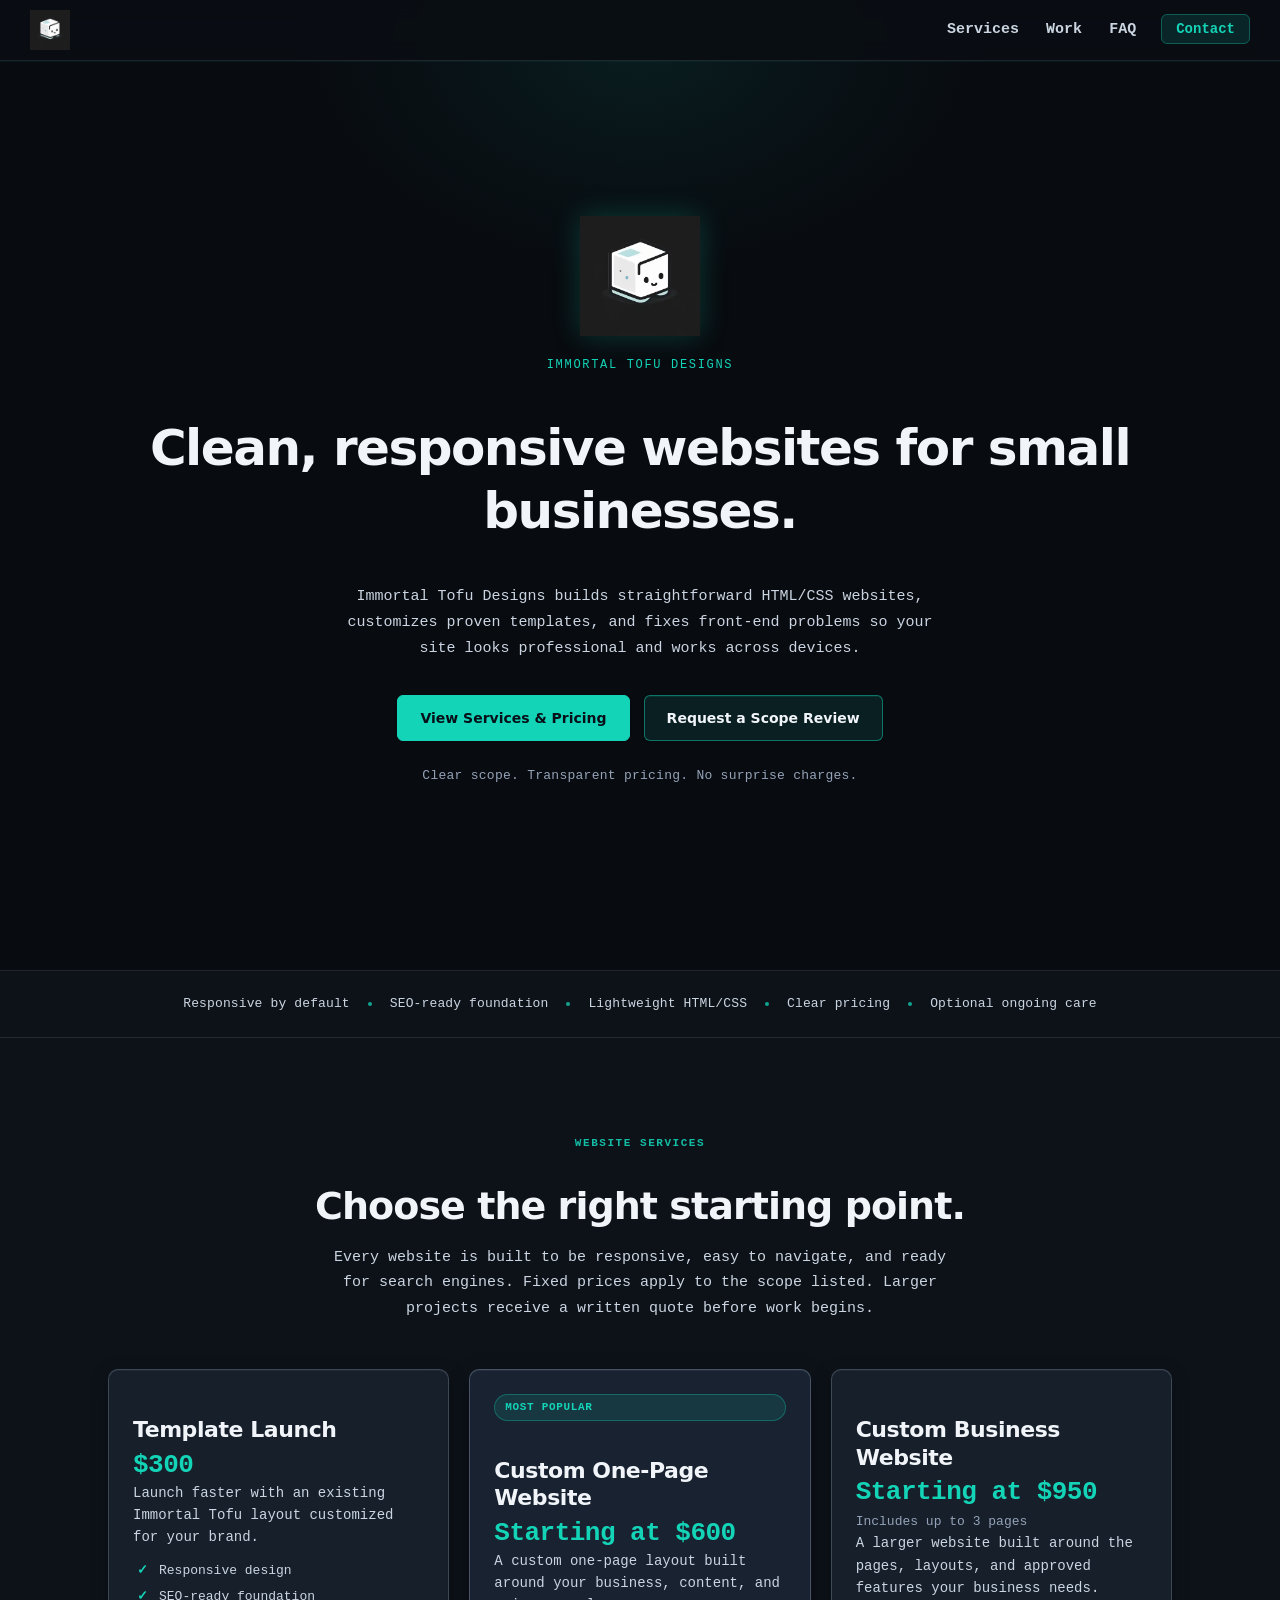
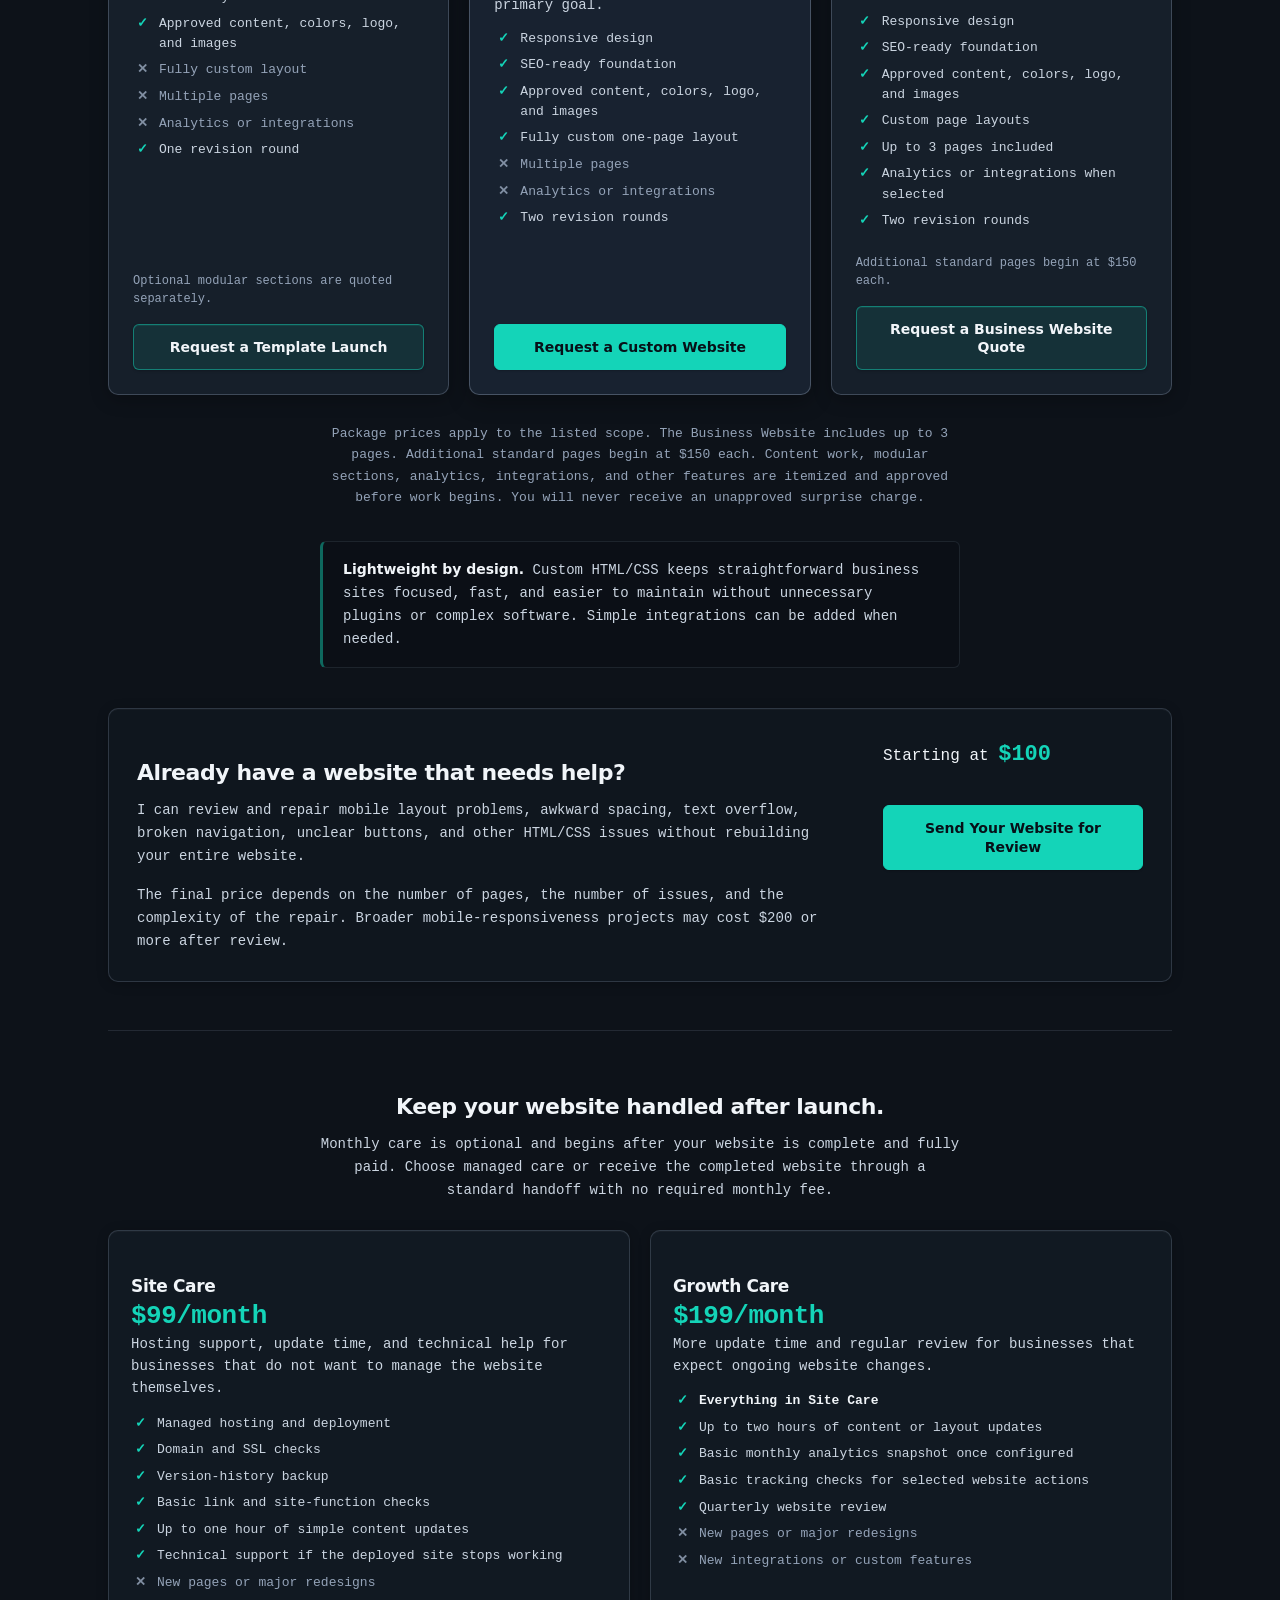
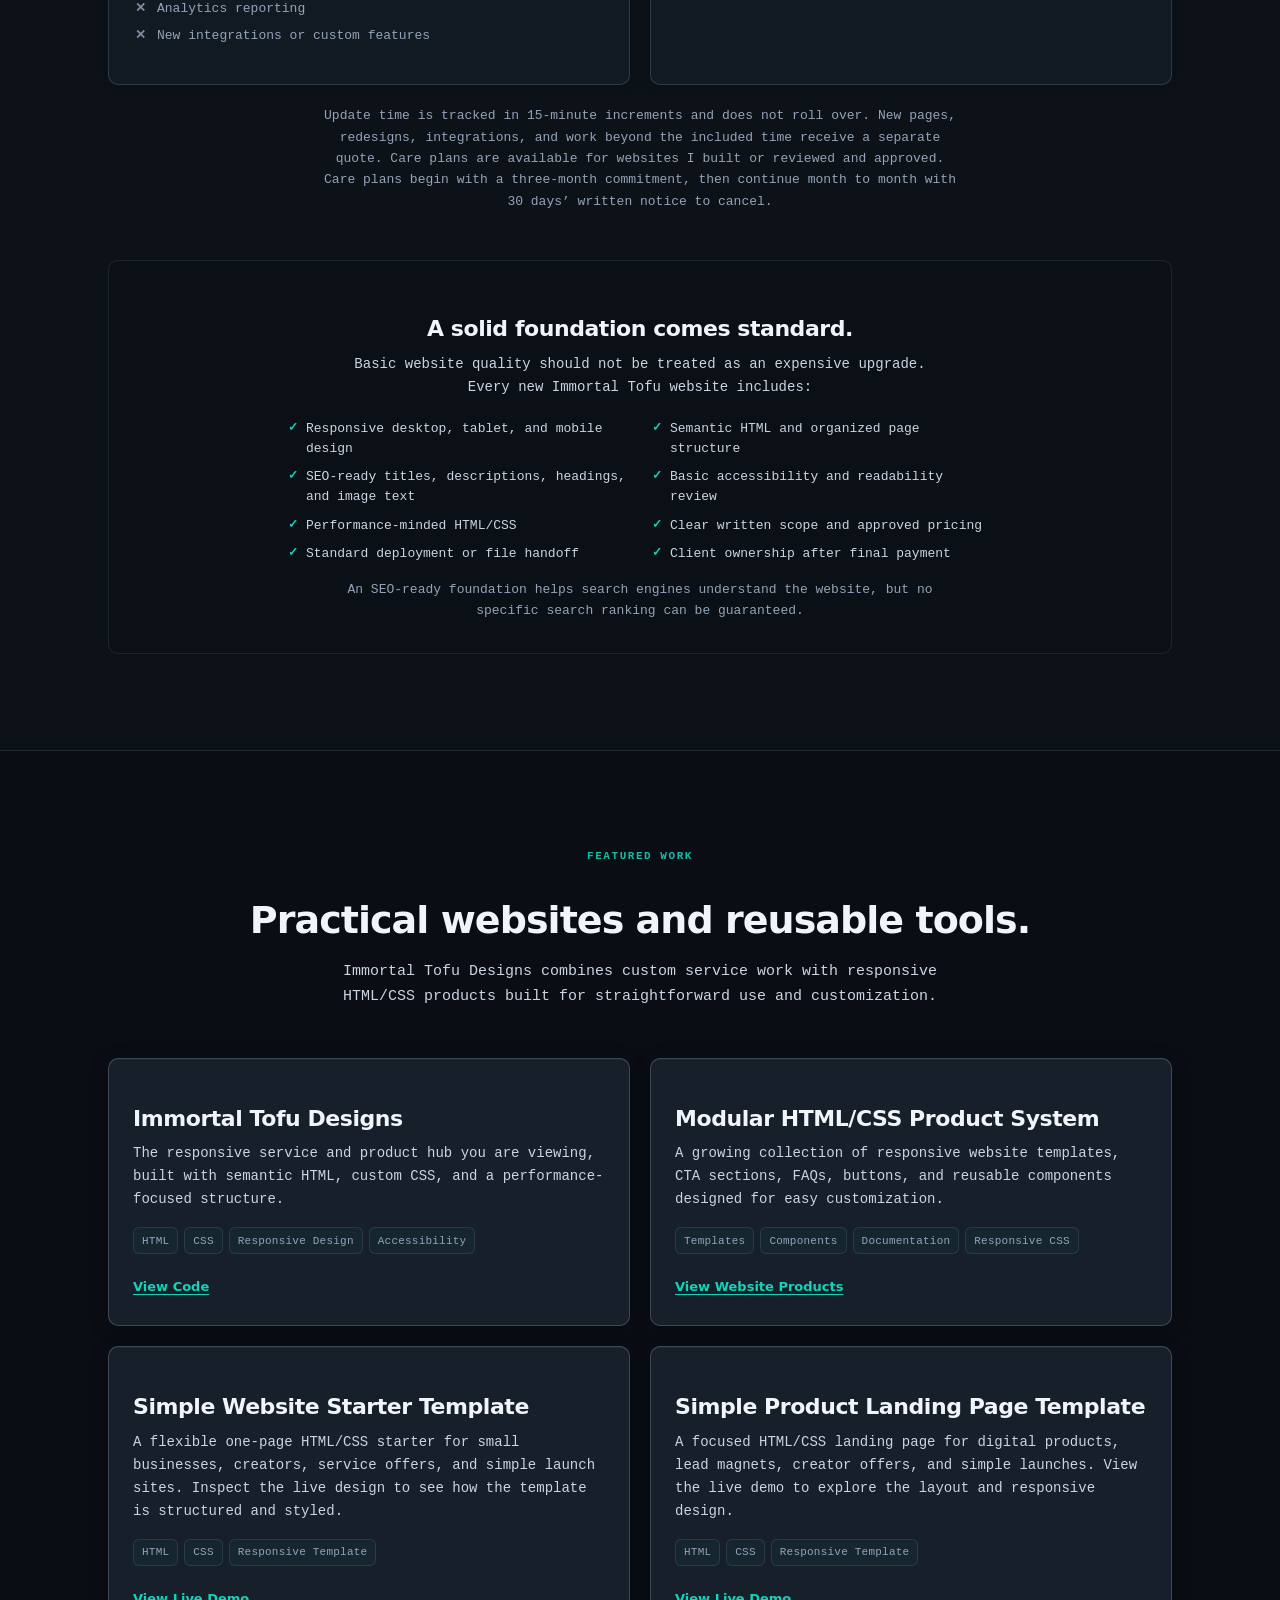
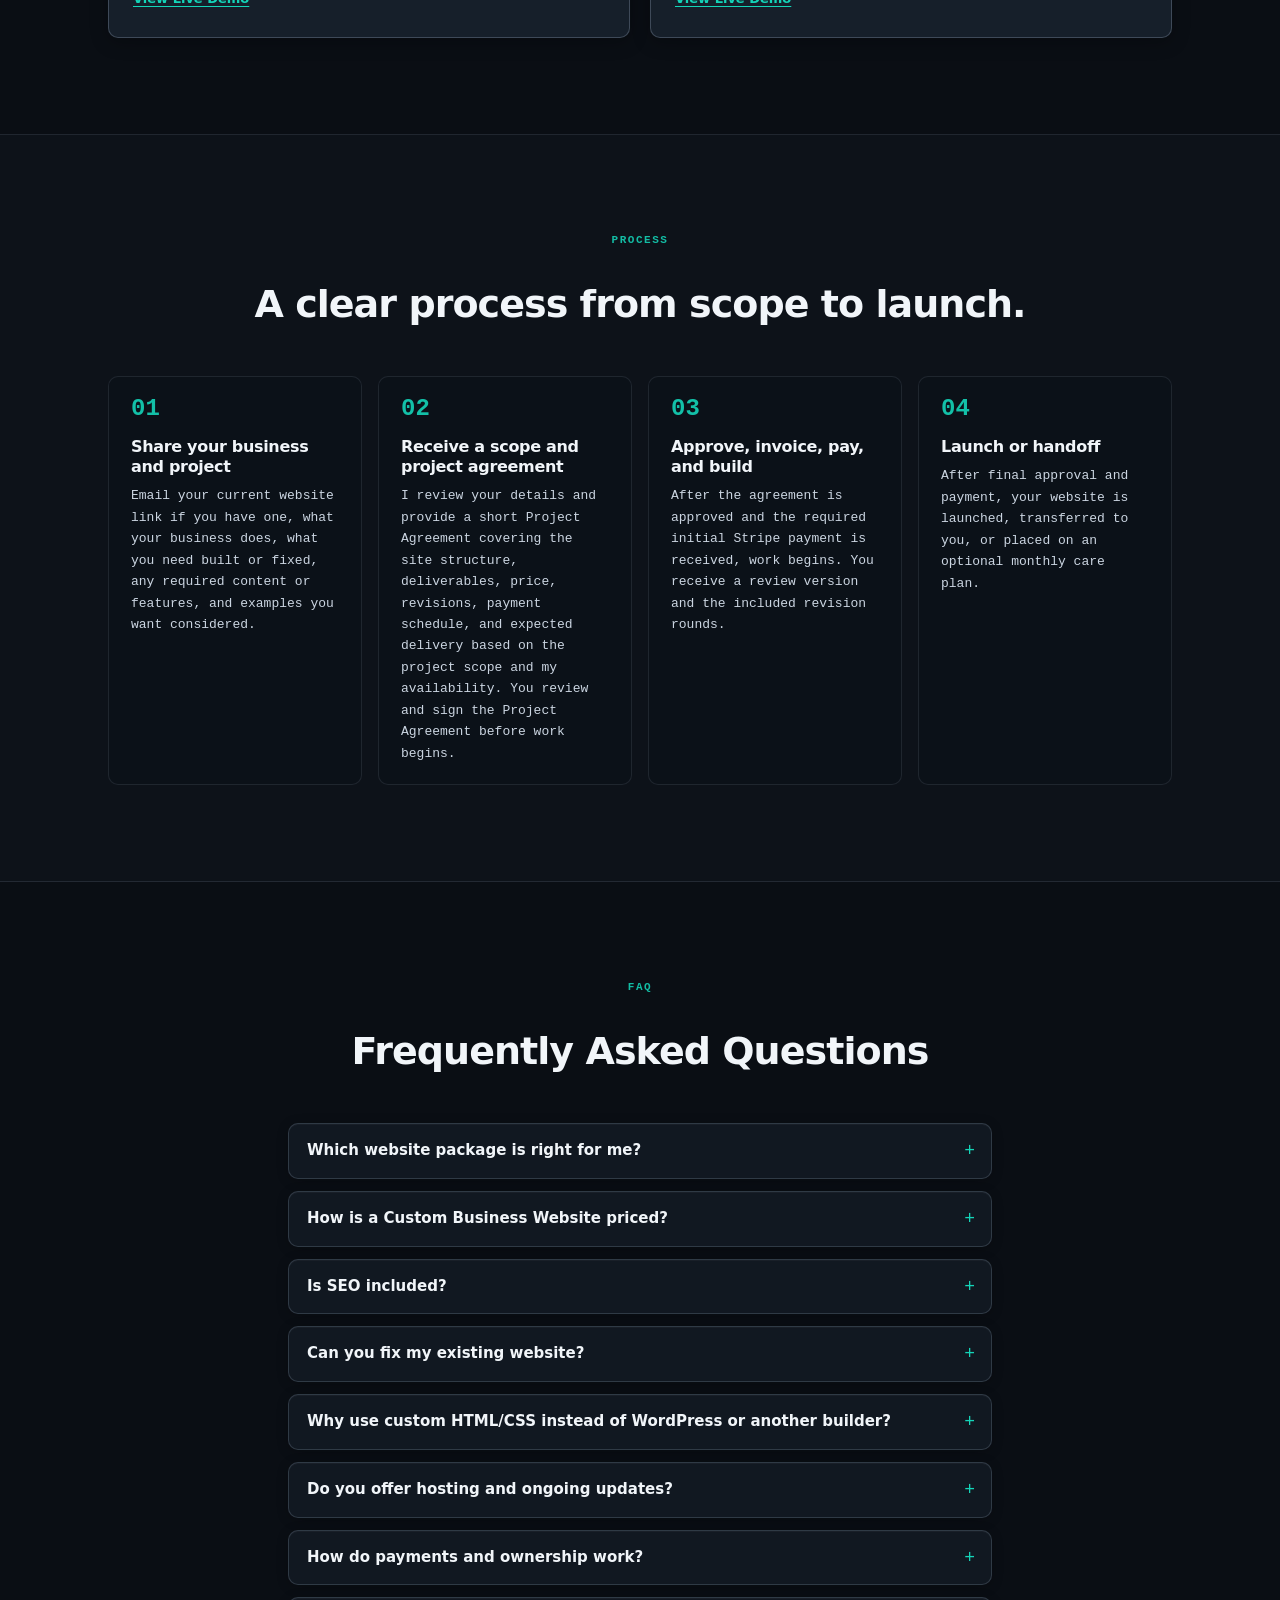
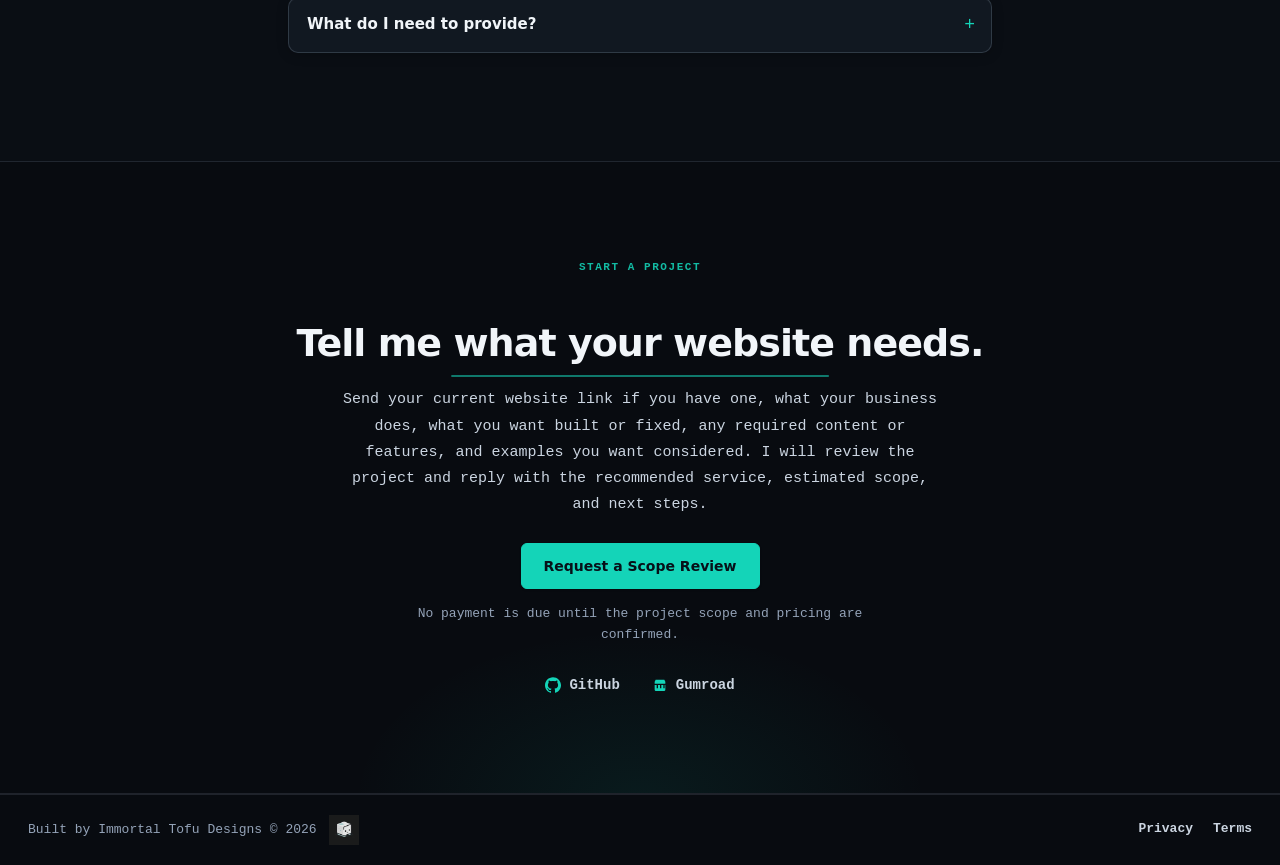
<file: index.html>
<!doctype html>
<html lang="en">
  <head>
    <!-- Google tag (gtag.js) -->
    <script async src="https://www.googletagmanager.com/gtag/js?id=G-NRNWJ7M4M8"></script>
    <script>
      window.dataLayer = window.dataLayer || [];
      function gtag(){dataLayer.push(arguments);}
      gtag('js', new Date());

      gtag('config', 'G-NRNWJ7M4M8');
    </script>
    <!-- End of Google tag (gtag.js) -->
    <meta charset="UTF-8">
    <meta name="viewport" content="width=device-width, initial-scale=1.0">
    <link rel="stylesheet" href="./css/styles.css">
    <link rel="icon" type="image/png" href="./assets/immortalTofuLogo.png">
    <title>Immortal Tofu Designs | Responsive HTML/CSS Websites for Small Businesses</title>
    <meta
      name="description"
      content="Immortal Tofu Designs builds lightweight responsive HTML/CSS websites, landing pages, front-end fixes, and optional care plans for small businesses."
    >
    <link rel="canonical" href="https://immortaltofu-designs.netlify.app/">
    <!-- Open Graph / Social Preview -->
    <meta property="og:title" content="Immortal Tofu Designs | Responsive HTML/CSS Websites for Small Businesses">
    <meta
      property="og:description"
      content="Lightweight responsive HTML/CSS websites, landing pages, front-end fixes, and optional care plans for small businesses."
    >
    <meta property="og:type" content="website">
    <meta property="og:url" content="https://immortaltofu-designs.netlify.app/">
    <meta property="og:site_name" content="Immortal Tofu Designs">
  </head>
  <body>
    <!-- Primary navigation -->
    <nav id="site-nav" aria-label="Primary navigation">
      <div class="nav-inner container">
        <a class="nav-logo" href="#top" aria-label="Immortal Tofu Designs — back to top">
          <img src="./assets/immortalTofuLogo.webp" width="400" height="400" alt="">
        </a>
        <ul class="nav-list">
          <li><a href="#services">Services</a></li>
          <li><a href="#work">Work</a></li>
          <li><a href="#faq">FAQ</a></li>
          <li><a class="nav-cta" href="#contact">Contact</a></li>
        </ul>
      </div>
    </nav>

    <main id="top">
      <!-- Hero -->
      <section id="hero" aria-labelledby="hero-heading">
        <div class="container">
          <img
            class="hero-mark"
            src="./assets/immortalTofuLogo.webp"
            width="400"
            height="400"
            alt=""
          >
          <p class="hero-eyebrow">IMMORTAL TOFU DESIGNS</p>
          <h1 id="hero-heading">Clean, responsive websites for small businesses.</h1>
          <p class="hero-intro">
            Immortal Tofu Designs builds straightforward HTML/CSS websites, customizes proven
            templates, and fixes front-end problems so your site looks professional and works
            across devices.
          </p>
          <div class="hero-actions">
            <a href="#services" class="btn btn-primary">View Services &amp; Pricing</a>
            <a href="#contact" class="btn btn-secondary">Request a Scope Review</a>
          </div>
          <p class="hero-trust">Clear scope. Transparent pricing. No surprise charges.</p>
        </div>
      </section>

      <!-- Value strip -->
      <section id="value-strip" aria-label="Why Immortal Tofu Designs">
        <div class="container">
          <ul class="value-list">
            <li class="value-item">Responsive by default</li>
            <li class="value-item">SEO-ready foundation</li>
            <li class="value-item">Lightweight HTML/CSS</li>
            <li class="value-item">Clear pricing</li>
            <li class="value-item">Optional ongoing care</li>
          </ul>
        </div>
      </section>

      <!-- Services and Pricing -->
      <section id="services" aria-labelledby="services-heading">
        <div class="container">
          <header class="section-header">
            <p class="section-kicker">Website Services</p>
            <h2 id="services-heading">Choose the right starting point.</h2>
            <p class="section-intro">
              Every website is built to be responsive, easy to navigate, and ready for search
              engines. Fixed prices apply to the scope listed. Larger projects receive a written
              quote before work begins.
            </p>
          </header>

          <!-- Website packages -->
          <div class="package-grid">
            <article class="package-card">
              <header class="package-header">
                <h3>Template Launch</h3>
                <p class="package-price"><span class="price-amount">$300</span></p>
              </header>
              <p class="package-desc">
                Launch faster with an existing Immortal Tofu layout customized for your brand.
              </p>
              <ul class="package-features">
                <li class="feature-row feature-row--included">
                  <span class="feature-status" aria-hidden="true">✓</span>
                  <span class="visually-hidden">Included:</span>
                  <span>Responsive design</span>
                </li>
                <li class="feature-row feature-row--included">
                  <span class="feature-status" aria-hidden="true">✓</span>
                  <span class="visually-hidden">Included:</span>
                  <span>SEO-ready foundation</span>
                </li>
                <li class="feature-row feature-row--included">
                  <span class="feature-status" aria-hidden="true">✓</span>
                  <span class="visually-hidden">Included:</span>
                  <span>Approved content, colors, logo, and images</span>
                </li>
                <li class="feature-row feature-row--excluded">
                  <span class="feature-status" aria-hidden="true">✕</span>
                  <span class="visually-hidden">Not included:</span>
                  <span>Fully custom layout</span>
                </li>
                <li class="feature-row feature-row--excluded">
                  <span class="feature-status" aria-hidden="true">✕</span>
                  <span class="visually-hidden">Not included:</span>
                  <span>Multiple pages</span>
                </li>
                <li class="feature-row feature-row--excluded">
                  <span class="feature-status" aria-hidden="true">✕</span>
                  <span class="visually-hidden">Not included:</span>
                  <span>Analytics or integrations</span>
                </li>
                <li class="feature-row feature-row--included">
                  <span class="feature-status" aria-hidden="true">✓</span>
                  <span class="visually-hidden">Included:</span>
                  <span>One revision round</span>
                </li>
              </ul>
              <p class="package-note">Optional modular sections are quoted separately.</p>
              <a href="#contact" class="btn btn-secondary package-cta">Request a Template Launch</a>
            </article>

            <article class="package-card package-card--featured">
              <p class="package-badge">Most Popular</p>
              <header class="package-header">
                <h3>Custom One-Page Website</h3>
                <p class="package-price"><span class="price-amount">Starting at $600</span></p>
              </header>
              <p class="package-desc">
                A custom one-page layout built around your business, content, and primary goal.
              </p>
              <ul class="package-features">
                <li class="feature-row feature-row--included">
                  <span class="feature-status" aria-hidden="true">✓</span>
                  <span class="visually-hidden">Included:</span>
                  <span>Responsive design</span>
                </li>
                <li class="feature-row feature-row--included">
                  <span class="feature-status" aria-hidden="true">✓</span>
                  <span class="visually-hidden">Included:</span>
                  <span>SEO-ready foundation</span>
                </li>
                <li class="feature-row feature-row--included">
                  <span class="feature-status" aria-hidden="true">✓</span>
                  <span class="visually-hidden">Included:</span>
                  <span>Approved content, colors, logo, and images</span>
                </li>
                <li class="feature-row feature-row--included">
                  <span class="feature-status" aria-hidden="true">✓</span>
                  <span class="visually-hidden">Included:</span>
                  <span>Fully custom one-page layout</span>
                </li>
                <li class="feature-row feature-row--excluded">
                  <span class="feature-status" aria-hidden="true">✕</span>
                  <span class="visually-hidden">Not included:</span>
                  <span>Multiple pages</span>
                </li>
                <li class="feature-row feature-row--excluded">
                  <span class="feature-status" aria-hidden="true">✕</span>
                  <span class="visually-hidden">Not included:</span>
                  <span>Analytics or integrations</span>
                </li>
                <li class="feature-row feature-row--included">
                  <span class="feature-status" aria-hidden="true">✓</span>
                  <span class="visually-hidden">Included:</span>
                  <span>Two revision rounds</span>
                </li>
              </ul>
              <a href="#contact" class="btn btn-primary package-cta">Request a Custom Website</a>
            </article>

            <article class="package-card">
              <header class="package-header">
                <h3>Custom Business Website</h3>
                <p class="package-price"><span class="price-amount">Starting at $950</span></p>
                <p class="price-note">Includes up to 3 pages</p>
              </header>
              <p class="package-desc">
                A larger website built around the pages, layouts, and approved features your
                business needs.
              </p>
              <ul class="package-features">
                <li class="feature-row feature-row--included">
                  <span class="feature-status" aria-hidden="true">✓</span>
                  <span class="visually-hidden">Included:</span>
                  <span>Responsive design</span>
                </li>
                <li class="feature-row feature-row--included">
                  <span class="feature-status" aria-hidden="true">✓</span>
                  <span class="visually-hidden">Included:</span>
                  <span>SEO-ready foundation</span>
                </li>
                <li class="feature-row feature-row--included">
                  <span class="feature-status" aria-hidden="true">✓</span>
                  <span class="visually-hidden">Included:</span>
                  <span>Approved content, colors, logo, and images</span>
                </li>
                <li class="feature-row feature-row--included">
                  <span class="feature-status" aria-hidden="true">✓</span>
                  <span class="visually-hidden">Included:</span>
                  <span>Custom page layouts</span>
                </li>
                <li class="feature-row feature-row--included">
                  <span class="feature-status" aria-hidden="true">✓</span>
                  <span class="visually-hidden">Included:</span>
                  <span>Up to 3 pages included</span>
                </li>
                <li class="feature-row feature-row--included">
                  <span class="feature-status" aria-hidden="true">✓</span>
                  <span class="visually-hidden">Included:</span>
                  <span>Analytics or integrations when selected</span>
                </li>
                <li class="feature-row feature-row--included">
                  <span class="feature-status" aria-hidden="true">✓</span>
                  <span class="visually-hidden">Included:</span>
                  <span>Two revision rounds</span>
                </li>
              </ul>
              <p class="package-note">Additional standard pages begin at $150 each.</p>
              <a href="#contact" class="btn btn-secondary package-cta">Request a Business Website Quote</a>
            </article>
          </div>

          <p class="pricing-note">
            Package prices apply to the listed scope. The Business Website includes up to 3 pages.
            Additional standard pages begin at $150 each. Content work, modular sections, analytics,
            integrations, and other features are itemized and approved before work begins. You will
            never receive an unapproved surprise charge.
          </p>

          <div class="services-value-statement">
            <p><strong>Lightweight by design.</strong> Custom HTML/CSS keeps straightforward business sites focused, fast, and easier to maintain without unnecessary plugins or complex software. Simple integrations can be added when needed.</p>
          </div>

          <!-- Website Fix & Polish -->
          <section class="fix-callout" aria-labelledby="fix-heading">
            <div class="fix-callout-inner">
              <div class="fix-callout-content">
                <h3 id="fix-heading">Already have a website that needs help?</h3>
                <p>
                  I can review and repair mobile layout problems, awkward spacing, text overflow,
                  broken navigation, unclear buttons, and other HTML/CSS issues without rebuilding
                  your entire website.
                </p>
                <p class="fix-note">
                  The final price depends on the number of pages, the number of issues, and the
                  complexity of the repair. Broader mobile-responsiveness projects may cost $200 or
                  more after review.
                </p>
              </div>
              <div class="fix-callout-action">
                <p class="fix-price">Starting at <strong>$100</strong></p>
                <a href="#contact" class="btn btn-primary">Send Your Website for Review</a>
              </div>
            </div>
          </section>

          <!-- Post-launch care plans -->
          <div class="care-plans">
            <h3 class="care-plans-heading">Keep your website handled after launch.</h3>
            <p class="care-plans-intro">
              Monthly care is optional and begins after your website is complete and fully paid.
              Choose managed care or receive the completed website through a standard handoff with
              no required monthly fee.
            </p>
            <div class="care-grid">
              <article class="care-card">
                <header class="care-header">
                  <h4>Site Care</h4>
                  <p class="care-price"><span class="price-amount">$99/month</span></p>
                </header>
                <p class="care-desc">
                  Hosting support, update time, and technical help for businesses that do not want
                  to manage the website themselves.
                </p>
                <ul class="care-features">
                  <li class="feature-row feature-row--included">
                    <span class="feature-status" aria-hidden="true">✓</span>
                    <span class="visually-hidden">Included:</span>
                    <span>Managed hosting and deployment</span>
                  </li>
                  <li class="feature-row feature-row--included">
                    <span class="feature-status" aria-hidden="true">✓</span>
                    <span class="visually-hidden">Included:</span>
                    <span>Domain and SSL checks</span>
                  </li>
                  <li class="feature-row feature-row--included">
                    <span class="feature-status" aria-hidden="true">✓</span>
                    <span class="visually-hidden">Included:</span>
                    <span>Version-history backup</span>
                  </li>
                  <li class="feature-row feature-row--included">
                    <span class="feature-status" aria-hidden="true">✓</span>
                    <span class="visually-hidden">Included:</span>
                    <span>Basic link and site-function checks</span>
                  </li>
                  <li class="feature-row feature-row--included">
                    <span class="feature-status" aria-hidden="true">✓</span>
                    <span class="visually-hidden">Included:</span>
                    <span>Up to one hour of simple content updates</span>
                  </li>
                  <li class="feature-row feature-row--included">
                    <span class="feature-status" aria-hidden="true">✓</span>
                    <span class="visually-hidden">Included:</span>
                    <span>Technical support if the deployed site stops working</span>
                  </li>
                  <li class="feature-row feature-row--excluded">
                    <span class="feature-status" aria-hidden="true">✕</span>
                    <span class="visually-hidden">Not included:</span>
                    <span>New pages or major redesigns</span>
                  </li>
                  <li class="feature-row feature-row--excluded">
                    <span class="feature-status" aria-hidden="true">✕</span>
                    <span class="visually-hidden">Not included:</span>
                    <span>Analytics reporting</span>
                  </li>
                  <li class="feature-row feature-row--excluded">
                    <span class="feature-status" aria-hidden="true">✕</span>
                    <span class="visually-hidden">Not included:</span>
                    <span>New integrations or custom features</span>
                  </li>
                </ul>
              </article>

              <article class="care-card">
                <header class="care-header">
                  <h4>Growth Care</h4>
                  <p class="care-price"><span class="price-amount">$199/month</span></p>
                </header>
                <p class="care-desc">
                  More update time and regular review for businesses that expect ongoing website
                  changes.
                </p>
                <ul class="care-features">
                  <li class="feature-row feature-row--included feature-row--emphasis">
                    <span class="feature-status" aria-hidden="true">✓</span>
                    <span class="visually-hidden">Included:</span>
                    <span>Everything in Site Care</span>
                  </li>
                  <li class="feature-row feature-row--included">
                    <span class="feature-status" aria-hidden="true">✓</span>
                    <span class="visually-hidden">Included:</span>
                    <span>Up to two hours of content or layout updates</span>
                  </li>
                  <li class="feature-row feature-row--included">
                    <span class="feature-status" aria-hidden="true">✓</span>
                    <span class="visually-hidden">Included:</span>
                    <span>Basic monthly analytics snapshot once configured</span>
                  </li>
                  <li class="feature-row feature-row--included">
                    <span class="feature-status" aria-hidden="true">✓</span>
                    <span class="visually-hidden">Included:</span>
                    <span>Basic tracking checks for selected website actions</span>
                  </li>
                  <li class="feature-row feature-row--included">
                    <span class="feature-status" aria-hidden="true">✓</span>
                    <span class="visually-hidden">Included:</span>
                    <span>Quarterly website review</span>
                  </li>
                  <li class="feature-row feature-row--excluded">
                    <span class="feature-status" aria-hidden="true">✕</span>
                    <span class="visually-hidden">Not included:</span>
                    <span>New pages or major redesigns</span>
                  </li>
                  <li class="feature-row feature-row--excluded">
                    <span class="feature-status" aria-hidden="true">✕</span>
                    <span class="visually-hidden">Not included:</span>
                    <span>New integrations or custom features</span>
                  </li>
                </ul>
              </article>
            </div>
            <p class="care-note">
              Update time is tracked in 15-minute increments and does not roll over. New pages,
              redesigns, integrations, and work beyond the included time receive a separate quote.
              Care plans are available for websites I built or reviewed and approved. Care plans
              begin with a three-month commitment, then continue month to month with 30 days&rsquo;
              written notice to cancel.
            </p>
          </div>

          <!-- Shared website foundation -->
          <div class="shared-foundation" aria-labelledby="foundation-heading">
            <h3 id="foundation-heading">A solid foundation comes standard.</h3>
            <p class="foundation-intro">
              Basic website quality should not be treated as an expensive upgrade. Every new
              Immortal Tofu website includes:
            </p>
            <ul class="foundation-list">
              <li>Responsive desktop, tablet, and mobile design</li>
              <li>Semantic HTML and organized page structure</li>
              <li>SEO-ready titles, descriptions, headings, and image text</li>
              <li>Basic accessibility and readability review</li>
              <li>Performance-minded HTML/CSS</li>
              <li>Clear written scope and approved pricing</li>
              <li>Standard deployment or file handoff</li>
              <li>Client ownership after final payment</li>
            </ul>
            <p class="foundation-note">
              An SEO-ready foundation helps search engines understand the website, but no specific
              search ranking can be guaranteed.
            </p>
          </div>
        </div>
      </section>

      <!-- Featured Work -->
      <section id="work" aria-labelledby="work-heading">
        <div class="container">
          <header class="section-header">
            <p class="section-kicker">Featured Work</p>
            <h2 id="work-heading">Practical websites and reusable tools.</h2>
            <p class="section-intro">
              Immortal Tofu Designs combines custom service work with responsive HTML/CSS products
              built for straightforward use and customization.
            </p>
          </header>
          <div class="project-grid">
            <article class="project-card">
              <h3>Immortal Tofu Designs</h3>
              <p>
                The responsive service and product hub you are viewing, built with semantic HTML,
                custom CSS, and a performance-focused structure.
              </p>
              <ul class="project-tags">
                <li>HTML</li>
                <li>CSS</li>
                <li>Responsive Design</li>
                <li>Accessibility</li>
              </ul>
              <div class="project-actions">
                <a
                  href="https://github.com/immortaltofu3-prog/immortal-tofu-designs"
                  target="_blank"
                  rel="noopener noreferrer"
                >View Code</a>
              </div>
            </article>
            <article class="project-card">
              <h3>Modular HTML/CSS Product System</h3>
              <p>
                A growing collection of responsive website templates, CTA sections, FAQs, buttons,
                and reusable components designed for easy customization.
              </p>
              <ul class="project-tags">
                <li>Templates</li>
                <li>Components</li>
                <li>Documentation</li>
                <li>Responsive CSS</li>
              </ul>
              <div class="project-actions">
                <a
                  href="https://immortaltofu-webkits.netlify.app"
                  target="_blank"
                  rel="noopener noreferrer"
                >View Website Products</a>
              </div>
            </article>
            <article class="project-card">
              <h3>Simple Website Starter Template</h3>
              <p>
                A flexible one-page HTML/CSS starter for small businesses, creators, service
                offers, and simple launch sites. Inspect the live design to see how the template
                is structured and styled.
              </p>
              <ul class="project-tags">
                <li>HTML</li>
                <li>CSS</li>
                <li>Responsive Template</li>
              </ul>
              <div class="project-actions">
                <a
                  href="https://immortaltofu-webkits.netlify.app/template"
                  target="_blank"
                  rel="noopener noreferrer"
                >View Live Demo</a>
              </div>
            </article>
            <article class="project-card">
              <h3>Simple Product Landing Page Template</h3>
              <p>
                A focused HTML/CSS landing page for digital products, lead magnets, creator
                offers, and simple launches. View the live demo to explore the layout and
                responsive design.
              </p>
              <ul class="project-tags">
                <li>HTML</li>
                <li>CSS</li>
                <li>Responsive Template</li>
              </ul>
              <div class="project-actions">
                <a
                  href="https://immortaltofu-webkits.netlify.app/landing"
                  target="_blank"
                  rel="noopener noreferrer"
                >View Live Demo</a>
              </div>
            </article>
          </div>
        </div>
      </section>

      <!-- How It Works -->
      <section id="process" aria-labelledby="process-heading">
        <div class="container">
          <header class="section-header">
            <p class="section-kicker">Process</p>
            <h2 id="process-heading">A clear process from scope to launch.</h2>
          </header>
          <ol class="process-steps">
            <li class="process-step">
              <h3>Share your business and project</h3>
              <p>
                Email your current website link if you have one, what your business does, what you
                need built or fixed, any required content or features, and examples you want
                considered.
              </p>
            </li>
            <li class="process-step">
              <h3>Receive a scope and project agreement</h3>
              <p>
                I review your details and provide a short Project Agreement covering the site structure, 
                deliverables, price, revisions, payment schedule, and expected delivery based on the project 
                scope and my availability. You review and sign the Project Agreement before work begins.
              </p>
            </li>
            <li class="process-step">
              <h3>Approve, invoice, pay, and build</h3>
              <p>
                After the agreement is approved and the required initial Stripe payment is received, work begins. 
                You receive a review version and the included revision rounds.
              </p>
            </li>
            <li class="process-step">
              <h3>Launch or handoff</h3>
              <p>
                After final approval and payment, your website is launched, transferred to you, or
                placed on an optional monthly care plan.
              </p>
            </li>
          </ol>
        </div>
      </section>

      <!-- FAQ -->
      <section id="faq" aria-labelledby="faq-heading">
        <div class="container">
          <header class="section-header">
            <p class="section-kicker">FAQ</p>
            <h2 id="faq-heading">Frequently Asked Questions</h2>
          </header>
          <div class="faq-list">
            <details name="faq">
              <summary>Which website package is right for me?</summary>
              <p>
                The Template Launch is for businesses that want an existing Immortal Tofu layout
                customized with their content and branding. The Custom One-Page Website provides a
                new layout built around one primary business goal. The Custom Business Website is
                for multiple pages, unique layouts, analytics, integrations, or more involved
                requirements.
              </p>
              <p>
                I will confirm the appropriate package during the scope review before you receive
                an invoice.
              </p>
            </details>
            <details name="faq">
              <summary>How is a Custom Business Website priced?</summary>
              <p>
                Custom Business Websites begin at $950. The starting package includes up to 3 pages.
                Additional standard pages begin at $150 each. Final pricing depends on page layouts,
                content needs, analytics, integrations, and launch support.
              </p>
              <p>
                You receive a written scope and confirmed price before work begins. Any additions
                requested later are quoted and approved separately.
              </p>
            </details>
            <details name="faq">
              <summary>Is SEO included?</summary>
              <p>
                Every new website includes an SEO-ready foundation with semantic HTML, logical
                headings, page titles and descriptions, descriptive image text, mobile
                responsiveness, and performance-minded code.
              </p>
              <p>
                This helps search engines understand the website, but no specific search position
                or ranking can be guaranteed.
              </p>
            </details>
            <details name="faq">
              <summary>Can you fix my existing website?</summary>
              <p>
                Yes. Website Fix &amp; Polish begins at $100 and may include mobile-layout
                problems, spacing, overflow, navigation, buttons, readability, or other HTML/CSS
                issues.
              </p>
              <p>
                Send the live website link and a description of the problem. Broader
                mobile-responsiveness or multi-page repairs are priced after review.
              </p>
            </details>
            <details name="faq">
              <summary>Why use custom HTML/CSS instead of WordPress or another builder?</summary>
              <p>
                Website builders and content-management systems can be useful for frequent
                self-publishing, advanced e-commerce, or complex content needs. They may also
                introduce plugins, themes, databases, dashboards, and recurring updates that require
                additional maintenance.
              </p>
              <p>
                For straightforward business websites, custom HTML/CSS offers a lighter structure
                with fewer moving parts, fewer compatibility conflicts, and less unnecessary code. I
                recommend the simplest platform that genuinely fits the project.
              </p>
            </details>
            <details name="faq">
              <summary>Do you offer hosting and ongoing updates?</summary>
              <p>
                Yes. Monthly care is optional and begins after the website build is completed and
                fully paid. Care plans provide managed hosting, technical support, routine checks,
                and a defined amount of update time.
              </p>
              <p>
                Care plans begin with a three-month commitment and continue month to month
                afterward. Clients who do not need ongoing care can receive a standard website
                handoff with no required monthly payment.
              </p>
            </details>
            <details name="faq">
              <summary>How do payments and ownership work?</summary>
              <p>
                After the scope and Project Agreement are approved, you receive a Stripe invoice. 
                Small repairs are generally paid upfront. Website builds may be paid upfront or 
                split into an initial and final payment, while larger projects may use milestones.
              </p>
              <p>
                The client owns the completed website after the agreed balance is paid. 
                If you already own a domain, I can connect it. If you prefer a managed setup, 
                I can handle the domain registration and technical setup and arrange transfer when needed.
              </p>
            </details>
            <details name="faq">
              <summary>What do I need to provide?</summary>
              <p>
                Provide the core facts about your business, required content, services, contact
                information, logo, brand colors, available images, and any examples you want
                considered.
              </p>
              <p>
                I organize the page structure and can help shape or lightly refine the wording
                within the approved scope. You review and approve all final content before launch.
                Extensive copywriting, research, or brand strategy may require a separate quote.
              </p>
            </details>
          </div>
        </div>
      </section>

      <!-- Contact -->
      <section id="contact" aria-labelledby="contact-heading">
        <div class="container">
          <header class="section-header">
            <p class="section-kicker">Start a Project</p>
            <h2 id="contact-heading">Tell me what your website needs.</h2>
          </header>
          <p>
            Send your current website link if you have one, what your business does, what you want
            built or fixed, any required content or features, and examples you want considered. I
            will review the project and reply with the recommended service, estimated scope, and
            next steps.
          </p>
          <a href="mailto:immortaltofu3@gmail.com" onclick="gtag('event', 'scope_review_click');" class="btn btn-primary contact-email-cta">Request a Scope Review</a>
          <p class="contact-note">No payment is due until the project scope and pricing are confirmed.</p>
          <ul class="contact-list">
            <li>
              <svg class="icon" aria-hidden="true" xmlns="http://www.w3.org/2000/svg" viewBox="0 0 24 24" fill="currentColor">
                <path d="M12 0.297c-6.63 0-12 5.373-12 12 0 5.303 3.438 9.8 8.205 11.385 0.6 0.111 0.82-0.261 0.82-0.577 0-0.285-0.01-1.04-0.015-2.04-3.338 0.724-4.042-1.61-4.042-1.61-0.546-1.385-1.335-1.755-1.335-1.755-1.087-0.744 0.084-0.729 0.084-0.729 1.205 0.084 1.838 1.236 1.838 1.236 1.07 1.835 2.809 1.305 3.495 0.998 0.108-0.776 0.417-1.305 0.76-1.605-2.665-0.305-5.467-1.334-5.467-5.931 0-1.311 0.469-2.381 1.236-3.221-0.124-0.303-0.535-1.524 0.117-3.176 0 0 1.008-0.322 3.301 1.23 0.957-0.266 1.983-0.399 3.003-0.404 1.02 0.005 2.047 0.138 3.006 0.404 2.291-1.552 3.297-1.23 3.297-1.23 0.653 1.653 0.242 2.874 0.118 3.176 0.77 0.84 1.235 1.911 1.235 3.221 0 4.609-2.807 5.624-5.479 5.921 0.43 0.372 0.823 1.102 0.823 2.222 0 1.606-0.015 2.896-0.015 3.286 0 0.315 0.21 0.694 0.825 0.576 4.765-1.589 8.199-6.086 8.199-11.386 0-6.627-5.373-12-12-12"/>
              </svg>
              <a href="https://github.com/immortaltofu3-prog" target="_blank" rel="noopener noreferrer">GitHub</a>
            </li>
            <li>
              <svg class="icon" aria-hidden="true" xmlns="http://www.w3.org/2000/svg" viewBox="0 0 24 24" fill="currentColor">
                <path d="M4 10V7l1.5-3h13L20 7v3H4zm0 2h16v7a2 2 0 0 1-2 2H6a2 2 0 0 1-2-2v-7zm3 0v5h2v-5H7zm5 0v5h2v-5h-2zm5 0v5h2v-5h-2z"/>
              </svg>
              <a href="https://immortaltofu.gumroad.com" target="_blank" rel="noopener noreferrer">Gumroad</a>
            </li>
          </ul>
        </div>
      </section>
    </main>

    <!-- Footer -->
    <footer id="footer">
      <div class="container footer-inner">
        <div class="footer-brand">
          <p>Built by Immortal Tofu Designs &copy; 2026</p>
          <img
            class="footer-logo"
            src="./assets/immortalTofuLogo.webp"
            width="400"
            height="400"
            alt=""
          >
        </div>
        <nav class="footer-legal" aria-label="Legal">
          <ul class="footer-legal-links">
            <li><a href="./privacy.html">Privacy</a></li>
            <li><a href="./terms.html">Terms</a></li>
          </ul>
        </nav>
      </div>
    </footer>
  </body>
</html>
</file>
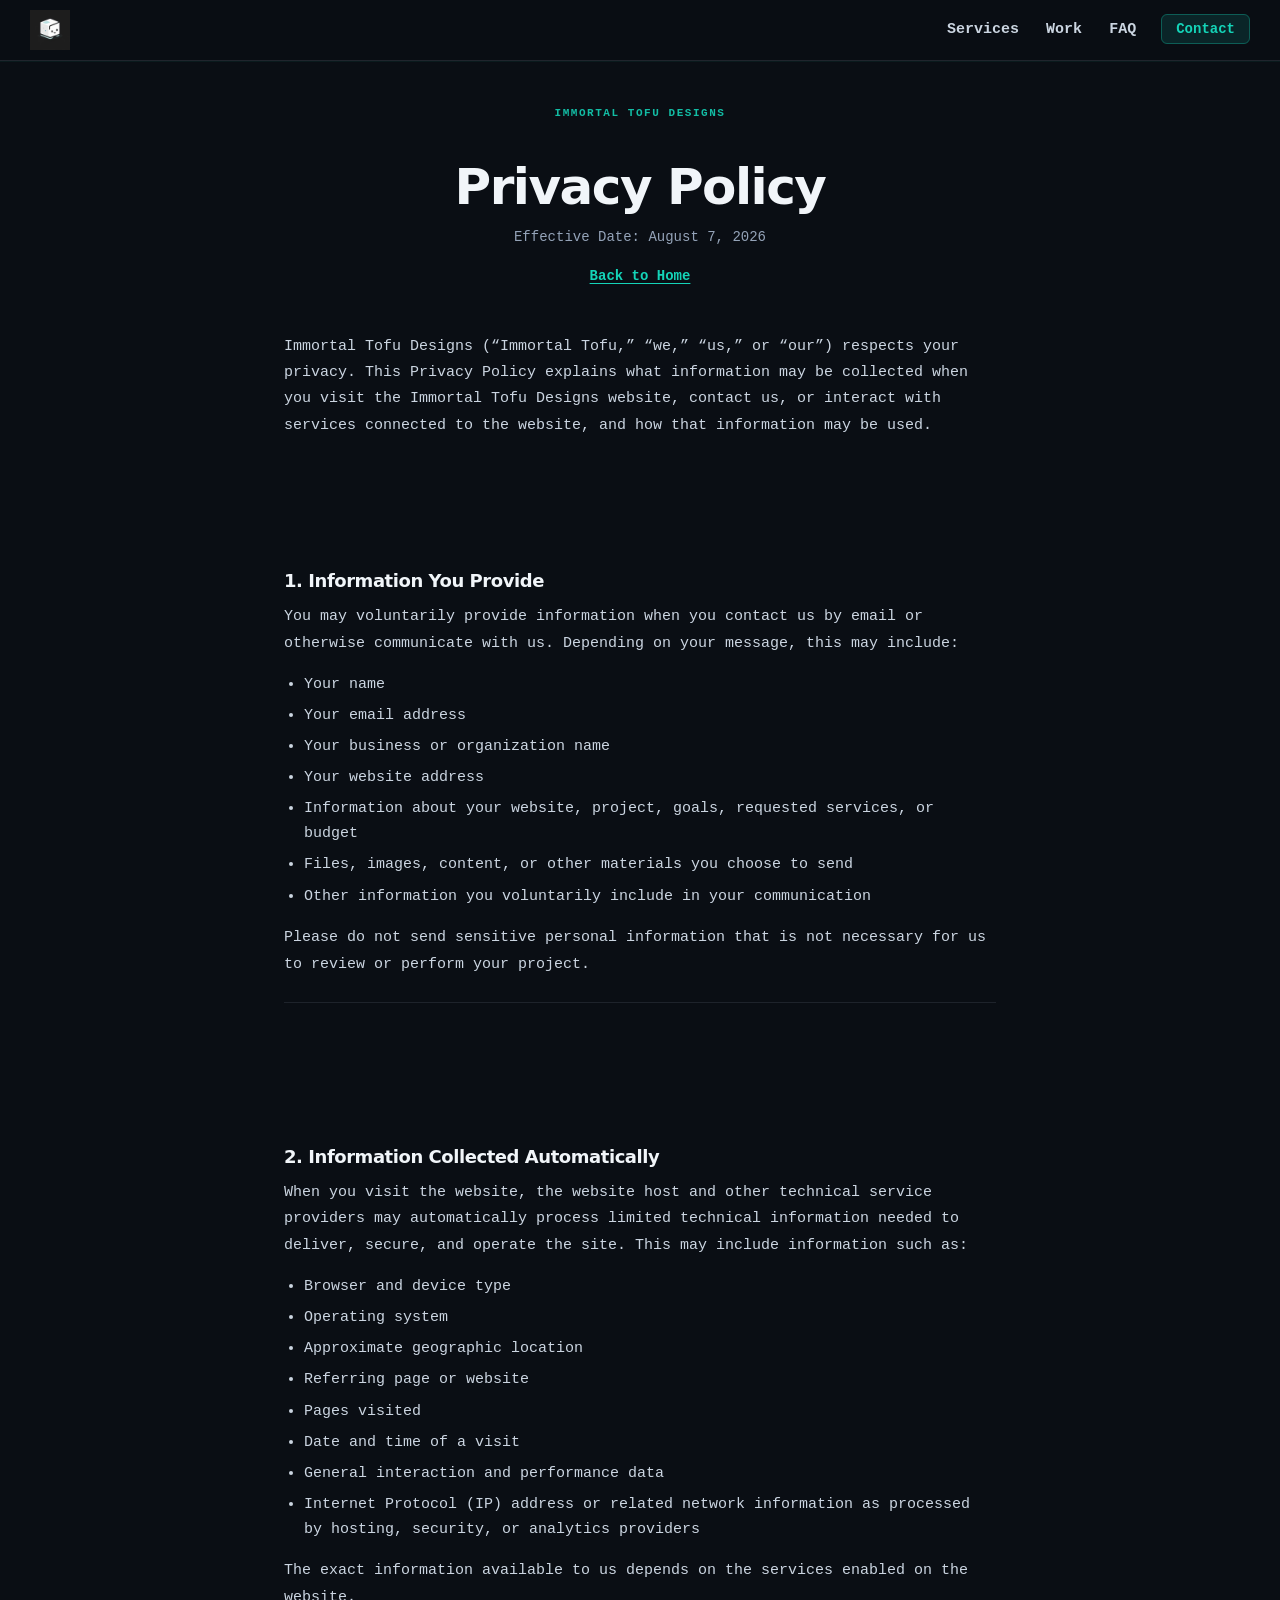
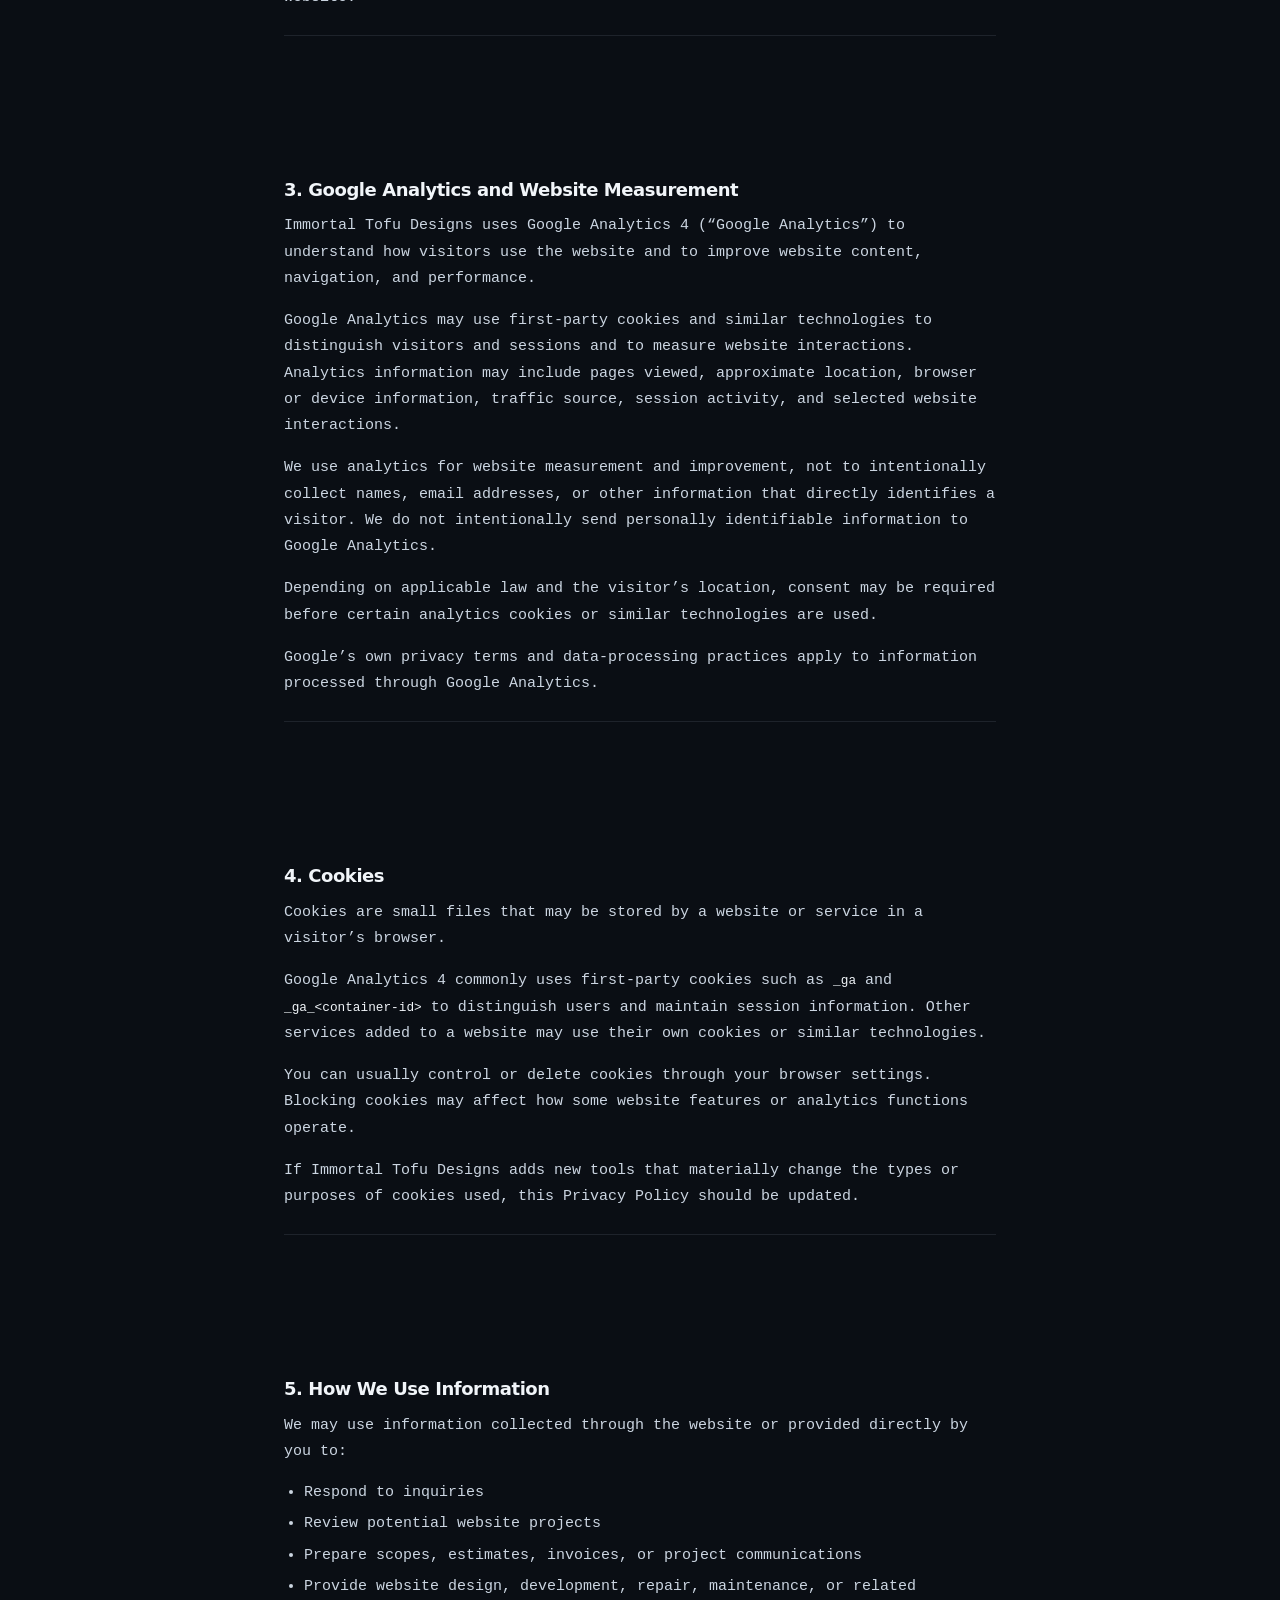
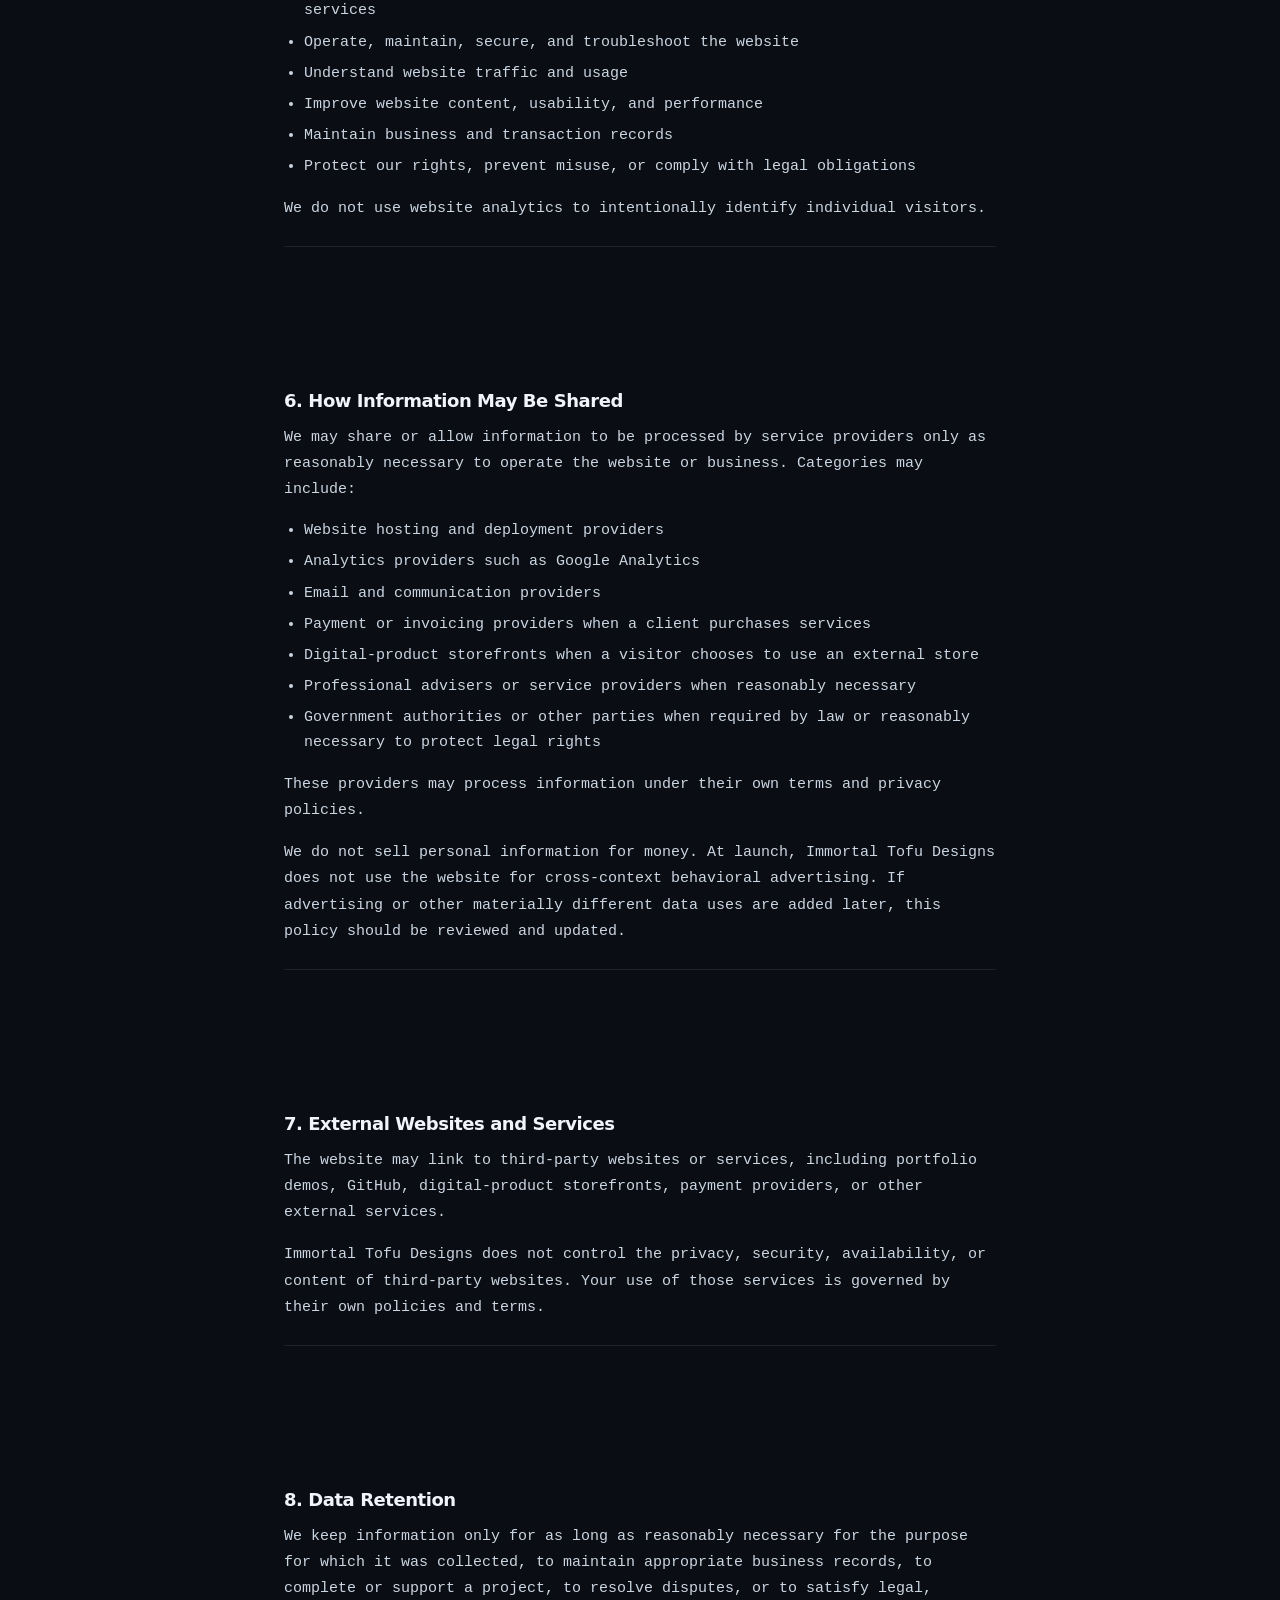
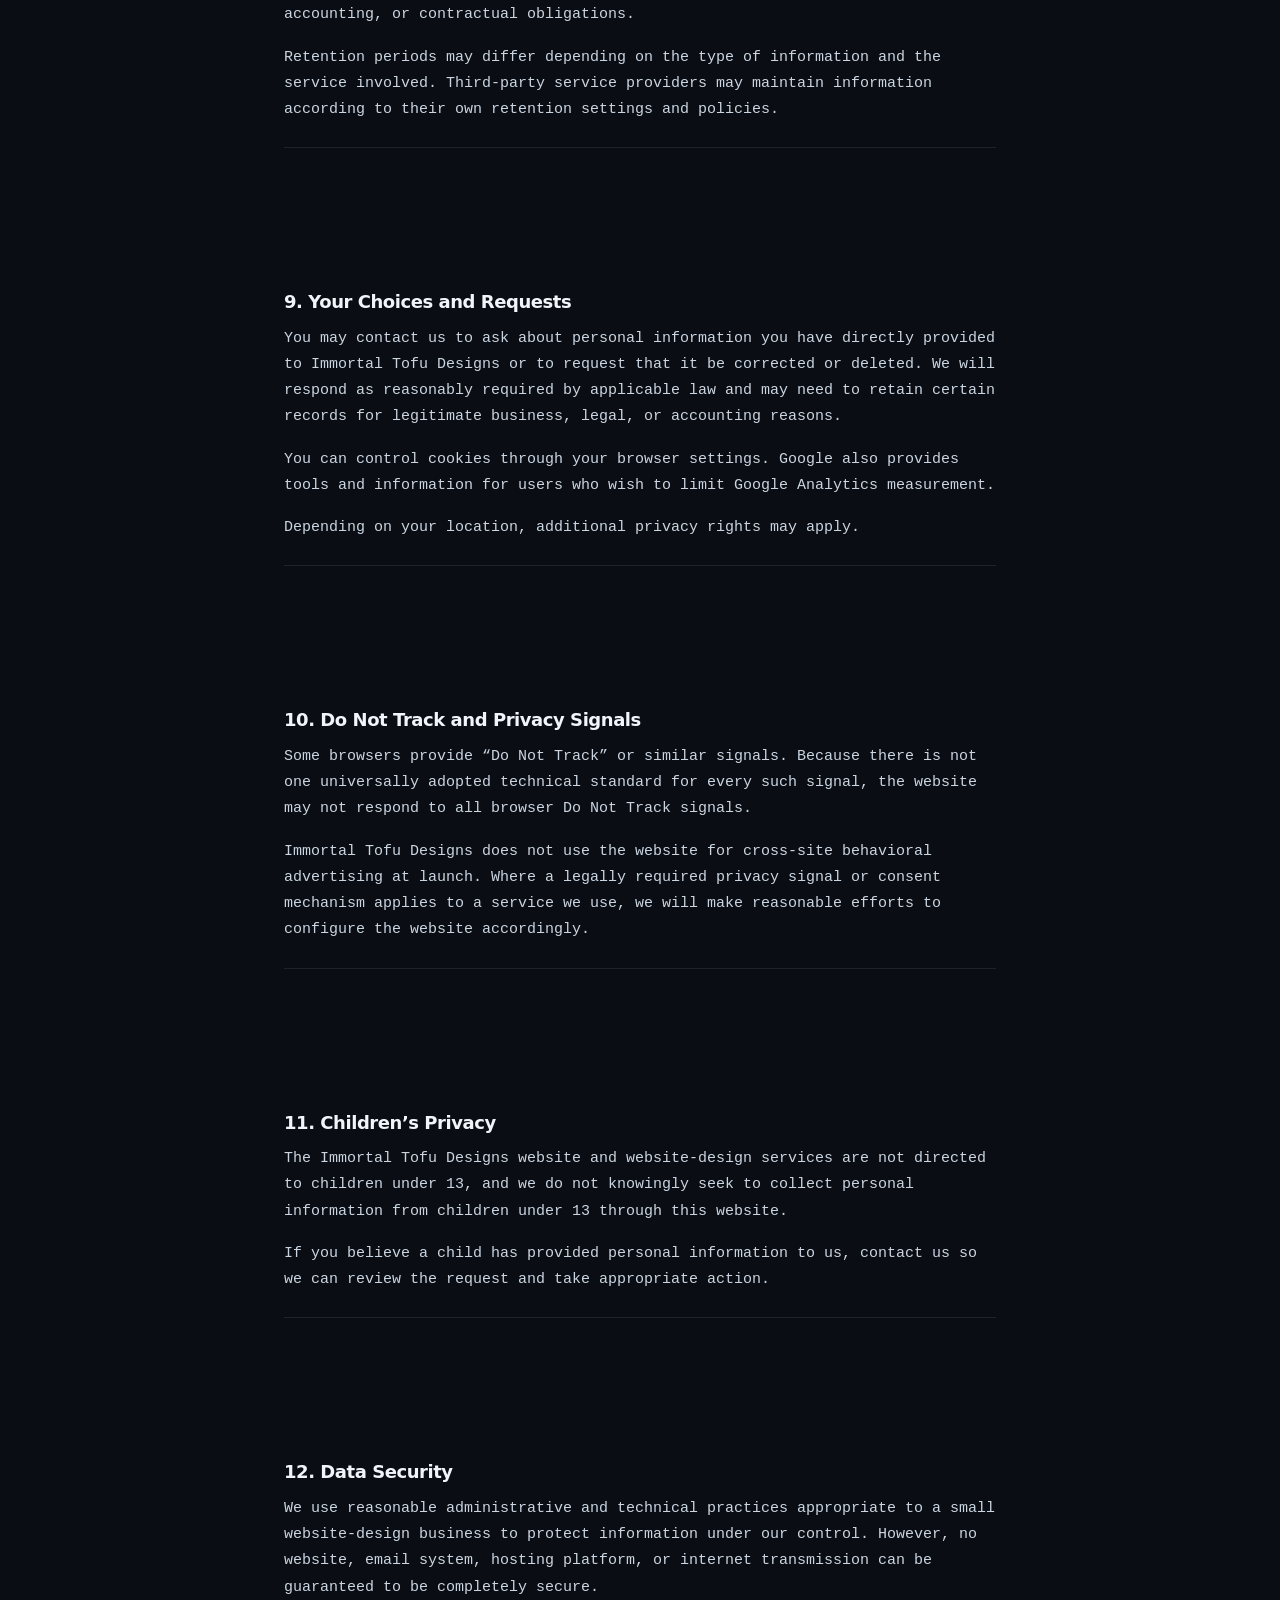
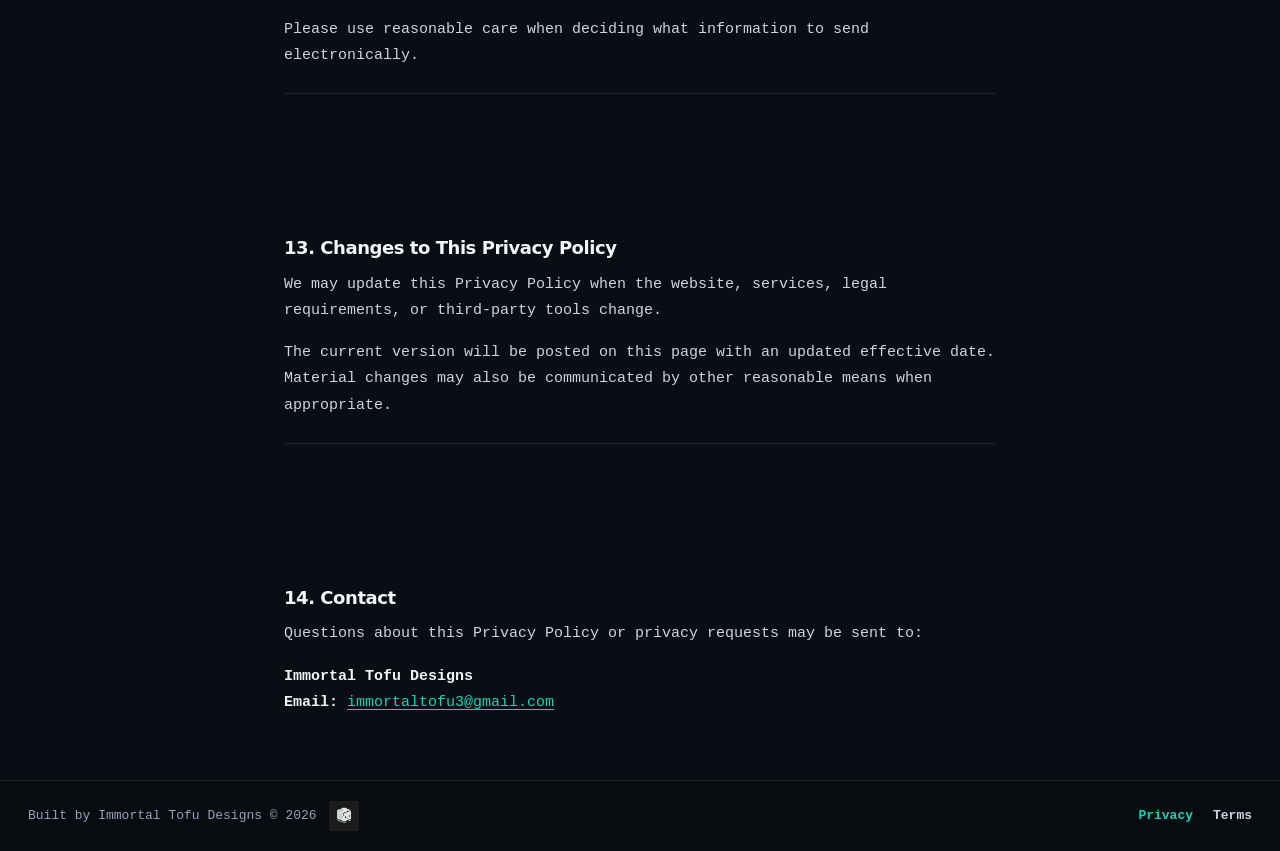
<file: privacy.html>
<!doctype html>
<html lang="en">
  <head>
    <!-- Google tag (gtag.js) -->
    <script async src="https://www.googletagmanager.com/gtag/js?id=G-NRNWJ7M4M8"></script>
    <script>
      window.dataLayer = window.dataLayer || [];
      function gtag(){dataLayer.push(arguments);}
      gtag('js', new Date());

      gtag('config', 'G-NRNWJ7M4M8');
    </script>
    <!-- End of Google tag (gtag.js) -->
    <meta charset="UTF-8">
    <meta name="viewport" content="width=device-width, initial-scale=1.0">
    <link rel="stylesheet" href="./css/styles.css">
    <link rel="icon" type="image/png" href="./assets/immortalTofuLogo.png">
    <title>Privacy Policy | Immortal Tofu Designs</title>
    <meta
      name="description"
      content="Privacy Policy for the Immortal Tofu Designs website, including contact information, cookies, and Google Analytics use."
    >
    <link rel="canonical" href="https://immortaltofu-designs.netlify.app/privacy.html">
    <meta property="og:title" content="Privacy Policy | Immortal Tofu Designs">
    <meta
      property="og:description"
      content="Privacy Policy for the Immortal Tofu Designs website."
    >
    <meta property="og:type" content="website">
    <meta property="og:url" content="https://immortaltofu-designs.netlify.app/privacy.html">
    <meta property="og:site_name" content="Immortal Tofu Designs">
  </head>
  <body>
    <nav id="site-nav" aria-label="Primary navigation">
      <div class="nav-inner container">
        <a class="nav-logo" href="./index.html#top" aria-label="Immortal Tofu Designs — back to home">
          <img src="./assets/immortalTofuLogo.webp" width="400" height="400" alt="">
        </a>
        <ul class="nav-list">
          <li><a href="./index.html#services">Services</a></li>
          <li><a href="./index.html#work">Work</a></li>
          <li><a href="./index.html#faq">FAQ</a></li>
          <li><a class="nav-cta" href="./index.html#contact">Contact</a></li>
        </ul>
      </div>
    </nav>

    <main class="legal-page">
      <header class="legal-hero container">
        <p class="section-kicker">Immortal Tofu Designs</p>
        <h1>Privacy Policy</h1>
        <p class="legal-effective">Effective Date: August 7, 2026</p>
        <a href="./index.html" class="legal-back-link">Back to Home</a>
      </header>

      <div class="legal-content container">
        <p class="legal-intro">
          Immortal Tofu Designs (&ldquo;Immortal Tofu,&rdquo; &ldquo;we,&rdquo; &ldquo;us,&rdquo; or
          &ldquo;our&rdquo;) respects your privacy. This Privacy Policy explains what information may
          be collected when you visit the Immortal Tofu Designs website, contact us, or interact with
          services connected to the website, and how that information may be used.
        </p>
        
        <section class="legal-section" aria-labelledby="privacy-1">
          <h2 id="privacy-1">1. Information You Provide</h2>
          <p>
            You may voluntarily provide information when you contact us by email or otherwise
            communicate with us. Depending on your message, this may include:
          </p>
          <ul>
            <li>Your name</li>
            <li>Your email address</li>
            <li>Your business or organization name</li>
            <li>Your website address</li>
            <li>Information about your website, project, goals, requested services, or budget</li>
            <li>Files, images, content, or other materials you choose to send</li>
            <li>Other information you voluntarily include in your communication</li>
          </ul>
          <p>
            Please do not send sensitive personal information that is not necessary for us to review
            or perform your project.
          </p>
        </section>

        <section class="legal-section" aria-labelledby="privacy-2">
          <h2 id="privacy-2">2. Information Collected Automatically</h2>
          <p>
            When you visit the website, the website host and other technical service providers may
            automatically process limited technical information needed to deliver, secure, and operate
            the site. This may include information such as:
          </p>
          <ul>
            <li>Browser and device type</li>
            <li>Operating system</li>
            <li>Approximate geographic location</li>
            <li>Referring page or website</li>
            <li>Pages visited</li>
            <li>Date and time of a visit</li>
            <li>General interaction and performance data</li>
            <li>
              Internet Protocol (IP) address or related network information as processed by hosting,
              security, or analytics providers
            </li>
          </ul>
          <p>The exact information available to us depends on the services enabled on the website.</p>
        </section>

        <section class="legal-section" aria-labelledby="privacy-3">
          <h2 id="privacy-3">3. Google Analytics and Website Measurement</h2>
          <p>
            Immortal Tofu Designs uses Google Analytics 4 (&ldquo;Google Analytics&rdquo;) to
            understand how visitors use the website and to improve website content, navigation, and
            performance.
          </p>
          <p>
            Google Analytics may use first-party cookies and similar technologies to distinguish
            visitors and sessions and to measure website interactions. Analytics information may
            include pages viewed, approximate location, browser or device information, traffic source,
            session activity, and selected website interactions.
          </p>
          <p>
            We use analytics for website measurement and improvement, not to intentionally collect
            names, email addresses, or other information that directly identifies a visitor. We do not
            intentionally send personally identifiable information to Google Analytics.
          </p>
          <p>
            Depending on applicable law and the visitor&rsquo;s location, 
            consent may be required before certain analytics cookies or similar technologies are used.
          </p>
          <p>
            Google&rsquo;s own privacy terms and data-processing practices apply to information
            processed through Google Analytics.
          </p>
        </section>

        <section class="legal-section" aria-labelledby="privacy-4">
          <h2 id="privacy-4">4. Cookies</h2>
          <p>
            Cookies are small files that may be stored by a website or service in a visitor&rsquo;s
            browser.
          </p>
          <p>
            Google Analytics 4 commonly uses first-party cookies such as <code>_ga</code> and
            <code>_ga_&lt;container-id&gt;</code> to distinguish users and maintain session
            information. Other services added to a website may use their own cookies or similar
            technologies.
          </p>
          <p>
            You can usually control or delete cookies through your browser settings. Blocking cookies
            may affect how some website features or analytics functions operate.
          </p>
          <p>
            If Immortal Tofu Designs adds new tools that materially change the types or purposes of
            cookies used, this Privacy Policy should be updated.
          </p>
        </section>

        <section class="legal-section" aria-labelledby="privacy-5">
          <h2 id="privacy-5">5. How We Use Information</h2>
          <p>We may use information collected through the website or provided directly by you to:</p>
          <ul>
            <li>Respond to inquiries</li>
            <li>Review potential website projects</li>
            <li>Prepare scopes, estimates, invoices, or project communications</li>
            <li>Provide website design, development, repair, maintenance, or related services</li>
            <li>Operate, maintain, secure, and troubleshoot the website</li>
            <li>Understand website traffic and usage</li>
            <li>Improve website content, usability, and performance</li>
            <li>Maintain business and transaction records</li>
            <li>Protect our rights, prevent misuse, or comply with legal obligations</li>
          </ul>
          <p>We do not use website analytics to intentionally identify individual visitors.</p>
        </section>

        <section class="legal-section" aria-labelledby="privacy-6">
          <h2 id="privacy-6">6. How Information May Be Shared</h2>
          <p>
            We may share or allow information to be processed by service providers only as reasonably
            necessary to operate the website or business. Categories may include:
          </p>
          <ul>
            <li>Website hosting and deployment providers</li>
            <li>Analytics providers such as Google Analytics</li>
            <li>Email and communication providers</li>
            <li>Payment or invoicing providers when a client purchases services</li>
            <li>Digital-product storefronts when a visitor chooses to use an external store</li>
            <li>Professional advisers or service providers when reasonably necessary</li>
            <li>
              Government authorities or other parties when required by law or reasonably necessary to
              protect legal rights
            </li>
          </ul>
          <p>These providers may process information under their own terms and privacy policies.</p>
          <p>
            We do not sell personal information for money. At launch, Immortal Tofu Designs does not
            use the website for cross-context behavioral advertising. If advertising or other
            materially different data uses are added later, this policy should be reviewed and updated.
          </p>
        </section>

        <section class="legal-section" aria-labelledby="privacy-7">
          <h2 id="privacy-7">7. External Websites and Services</h2>
          <p>
            The website may link to third-party websites or services, including portfolio demos,
            GitHub, digital-product storefronts, payment providers, or other external services.
          </p>
          <p>
            Immortal Tofu Designs does not control the privacy, security, availability, or content of
            third-party websites. Your use of those services is governed by their own policies and
            terms.
          </p>
        </section>

        <section class="legal-section" aria-labelledby="privacy-8">
          <h2 id="privacy-8">8. Data Retention</h2>
          <p>
            We keep information only for as long as reasonably necessary for the purpose for which it
            was collected, to maintain appropriate business records, to complete or support a project,
            to resolve disputes, or to satisfy legal, accounting, or contractual obligations.
          </p>
          <p>
            Retention periods may differ depending on the type of information and the service involved.
            Third-party service providers may maintain information according to their own retention
            settings and policies.
          </p>
        </section>

        <section class="legal-section" aria-labelledby="privacy-9">
          <h2 id="privacy-9">9. Your Choices and Requests</h2>
          <p>
            You may contact us to ask about personal information you have directly provided to Immortal
            Tofu Designs or to request that it be corrected or deleted. We will respond as reasonably
            required by applicable law and may need to retain certain records for legitimate business,
            legal, or accounting reasons.
          </p>
          <p>
            You can control cookies through your browser settings. Google also provides tools and
            information for users who wish to limit Google Analytics measurement.
          </p>
          <p>Depending on your location, additional privacy rights may apply.</p>
        </section>

        <section class="legal-section" aria-labelledby="privacy-10">
          <h2 id="privacy-10">10. Do Not Track and Privacy Signals</h2>
          <p>
            Some browsers provide &ldquo;Do Not Track&rdquo; or similar signals. Because there is not
            one universally adopted technical standard for every such signal, the website may not
            respond to all browser Do Not Track signals.
          </p>
          <p>
            Immortal Tofu Designs does not use the website for cross-site behavioral advertising at
            launch. Where a legally required privacy signal or consent mechanism applies to a service
            we use, we will make reasonable efforts to configure the website accordingly.
          </p>
        </section>

        <section class="legal-section" aria-labelledby="privacy-11">
          <h2 id="privacy-11">11. Children&rsquo;s Privacy</h2>
          <p>
            The Immortal Tofu Designs website and website-design services are not directed to children
            under 13, and we do not knowingly seek to collect personal information from children under
            13 through this website.
          </p>
          <p>
            If you believe a child has provided personal information to us, contact us so we can
            review the request and take appropriate action.
          </p>
        </section>

        <section class="legal-section" aria-labelledby="privacy-12">
          <h2 id="privacy-12">12. Data Security</h2>
          <p>
            We use reasonable administrative and technical practices appropriate to a small
            website-design business to protect information under our control. However, no website,
            email system, hosting platform, or internet transmission can be guaranteed to be completely
            secure.
          </p>
          <p>Please use reasonable care when deciding what information to send electronically.</p>
        </section>

        <section class="legal-section" aria-labelledby="privacy-13">
          <h2 id="privacy-13">13. Changes to This Privacy Policy</h2>
          <p>
            We may update this Privacy Policy when the website, services, legal requirements, or
            third-party tools change.
          </p>
          <p>
            The current version will be posted on this page with an updated effective date. Material
            changes may also be communicated by other reasonable means when appropriate.
          </p>
        </section>

        <section class="legal-section" aria-labelledby="privacy-14">
          <h2 id="privacy-14">14. Contact</h2>
          <p>Questions about this Privacy Policy or privacy requests may be sent to:</p>
          <p>
            <strong>Immortal Tofu Designs</strong><br>
            <strong>Email:</strong>
            <a href="mailto:immortaltofu3@gmail.com">immortaltofu3@gmail.com</a>
          </p>
        </section>
      </div>
    </main>

    <footer id="footer">
      <div class="container footer-inner">
        <div class="footer-brand">
          <p>Built by Immortal Tofu Designs &copy; 2026</p>
          <img
            class="footer-logo"
            src="./assets/immortalTofuLogo.webp"
            width="400"
            height="400"
            alt=""
          >
        </div>
        <nav class="footer-legal" aria-label="Legal">
          <ul class="footer-legal-links">
            <li><a href="./privacy.html" aria-current="page">Privacy</a></li>
            <li><a href="./terms.html">Terms</a></li>
          </ul>
        </nav>
      </div>
    </footer>
  </body>
</html>
</file>
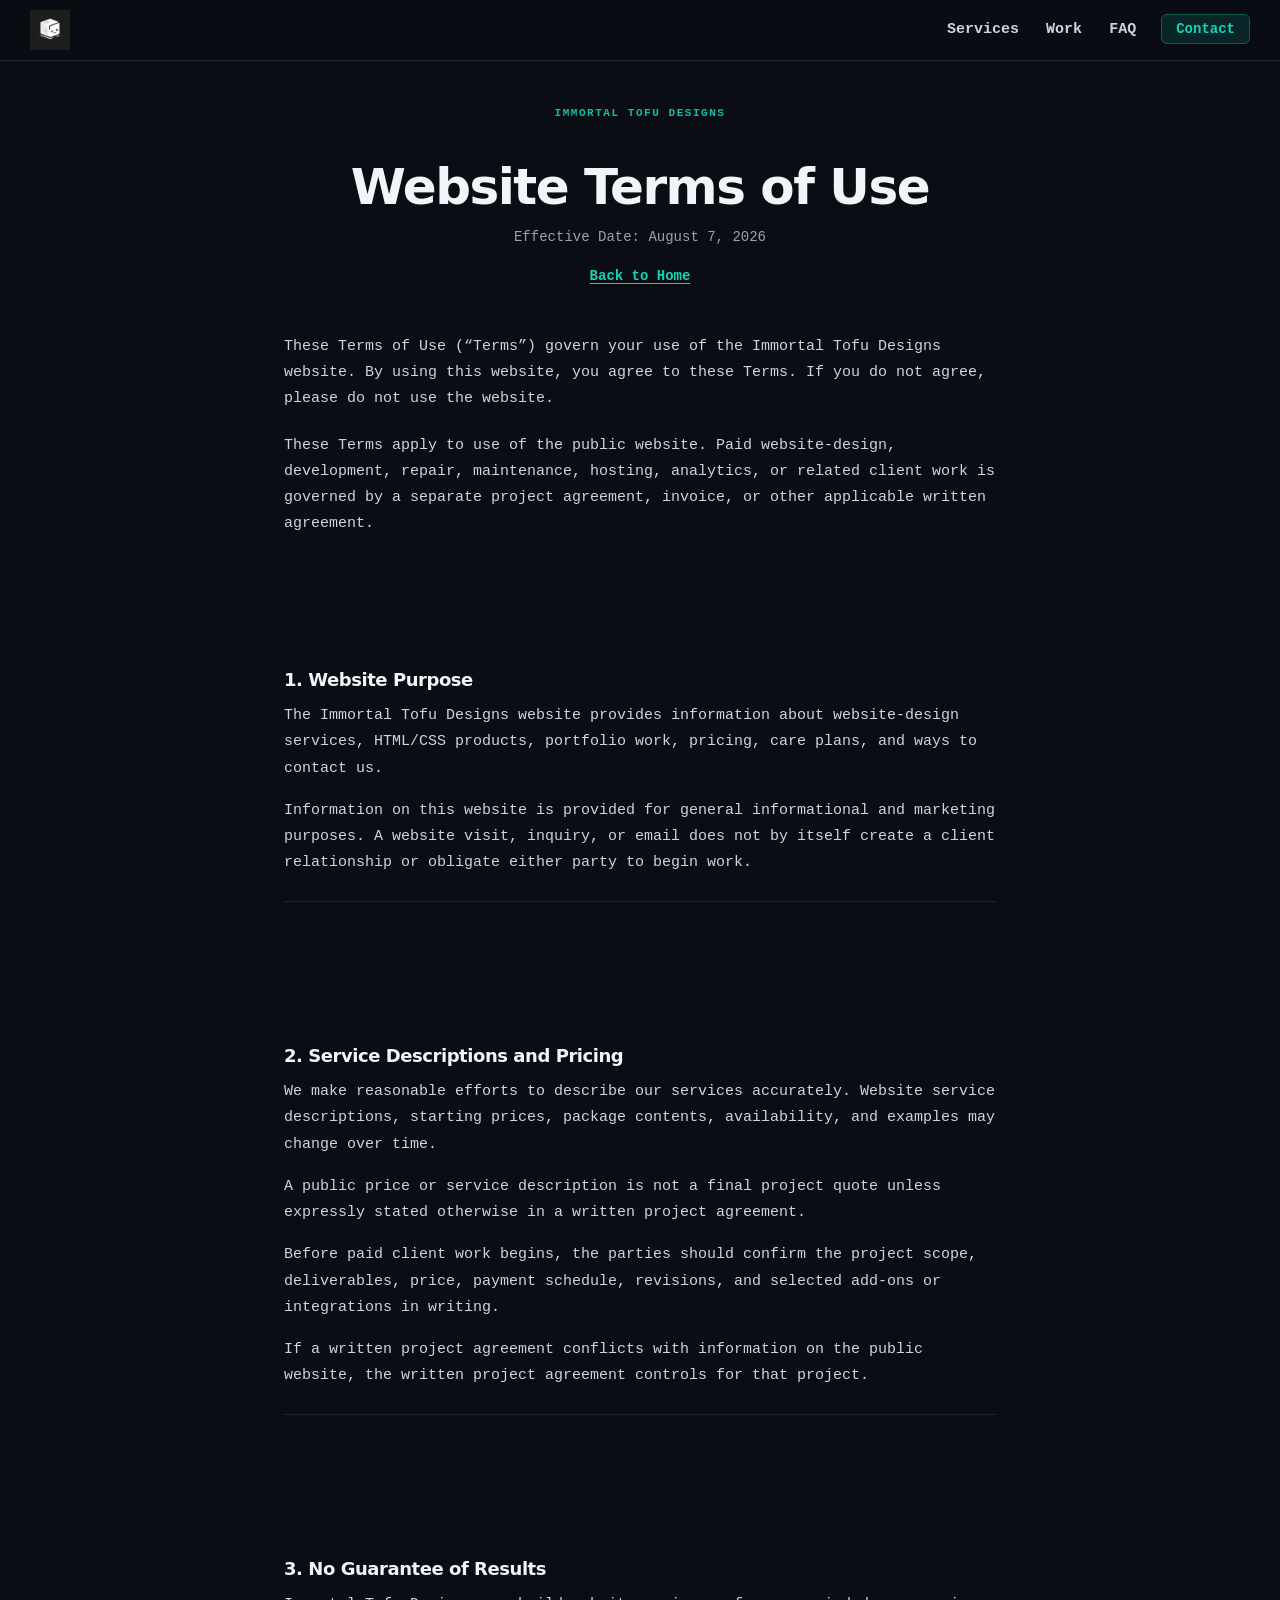
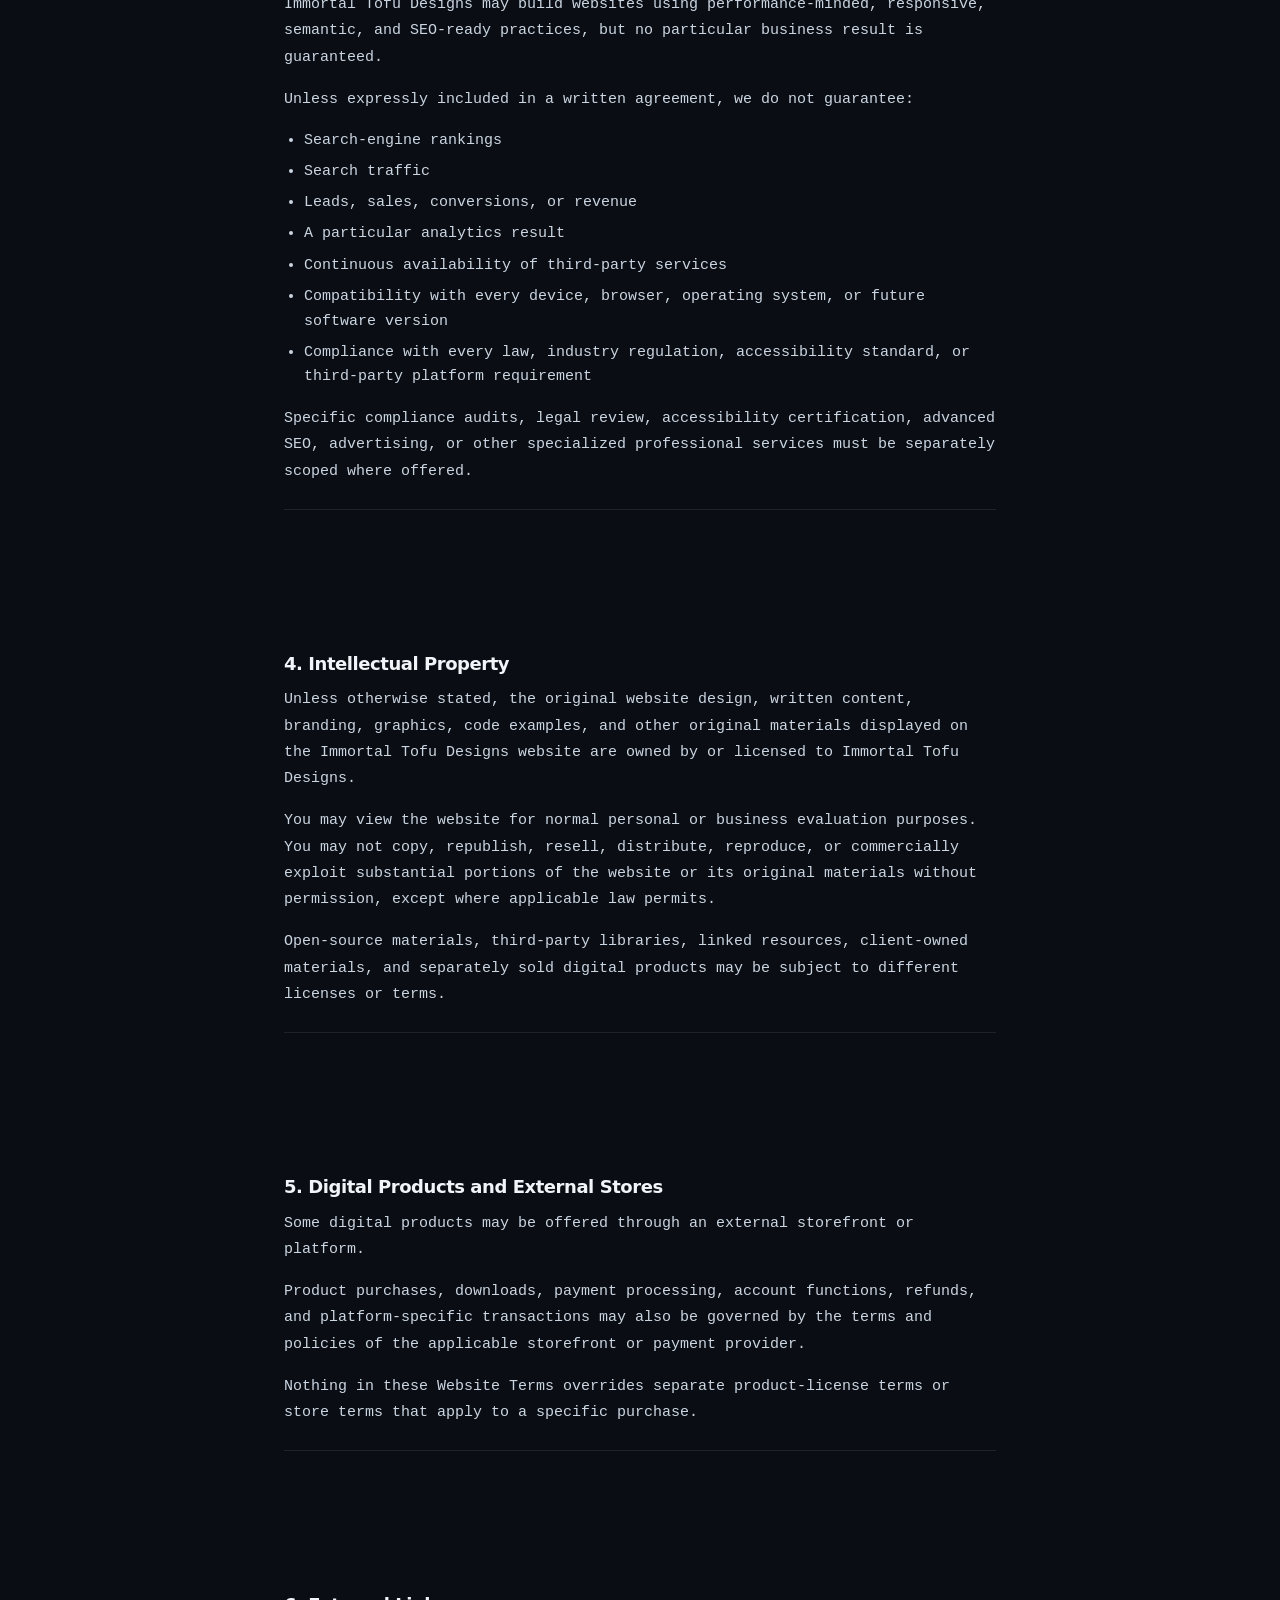
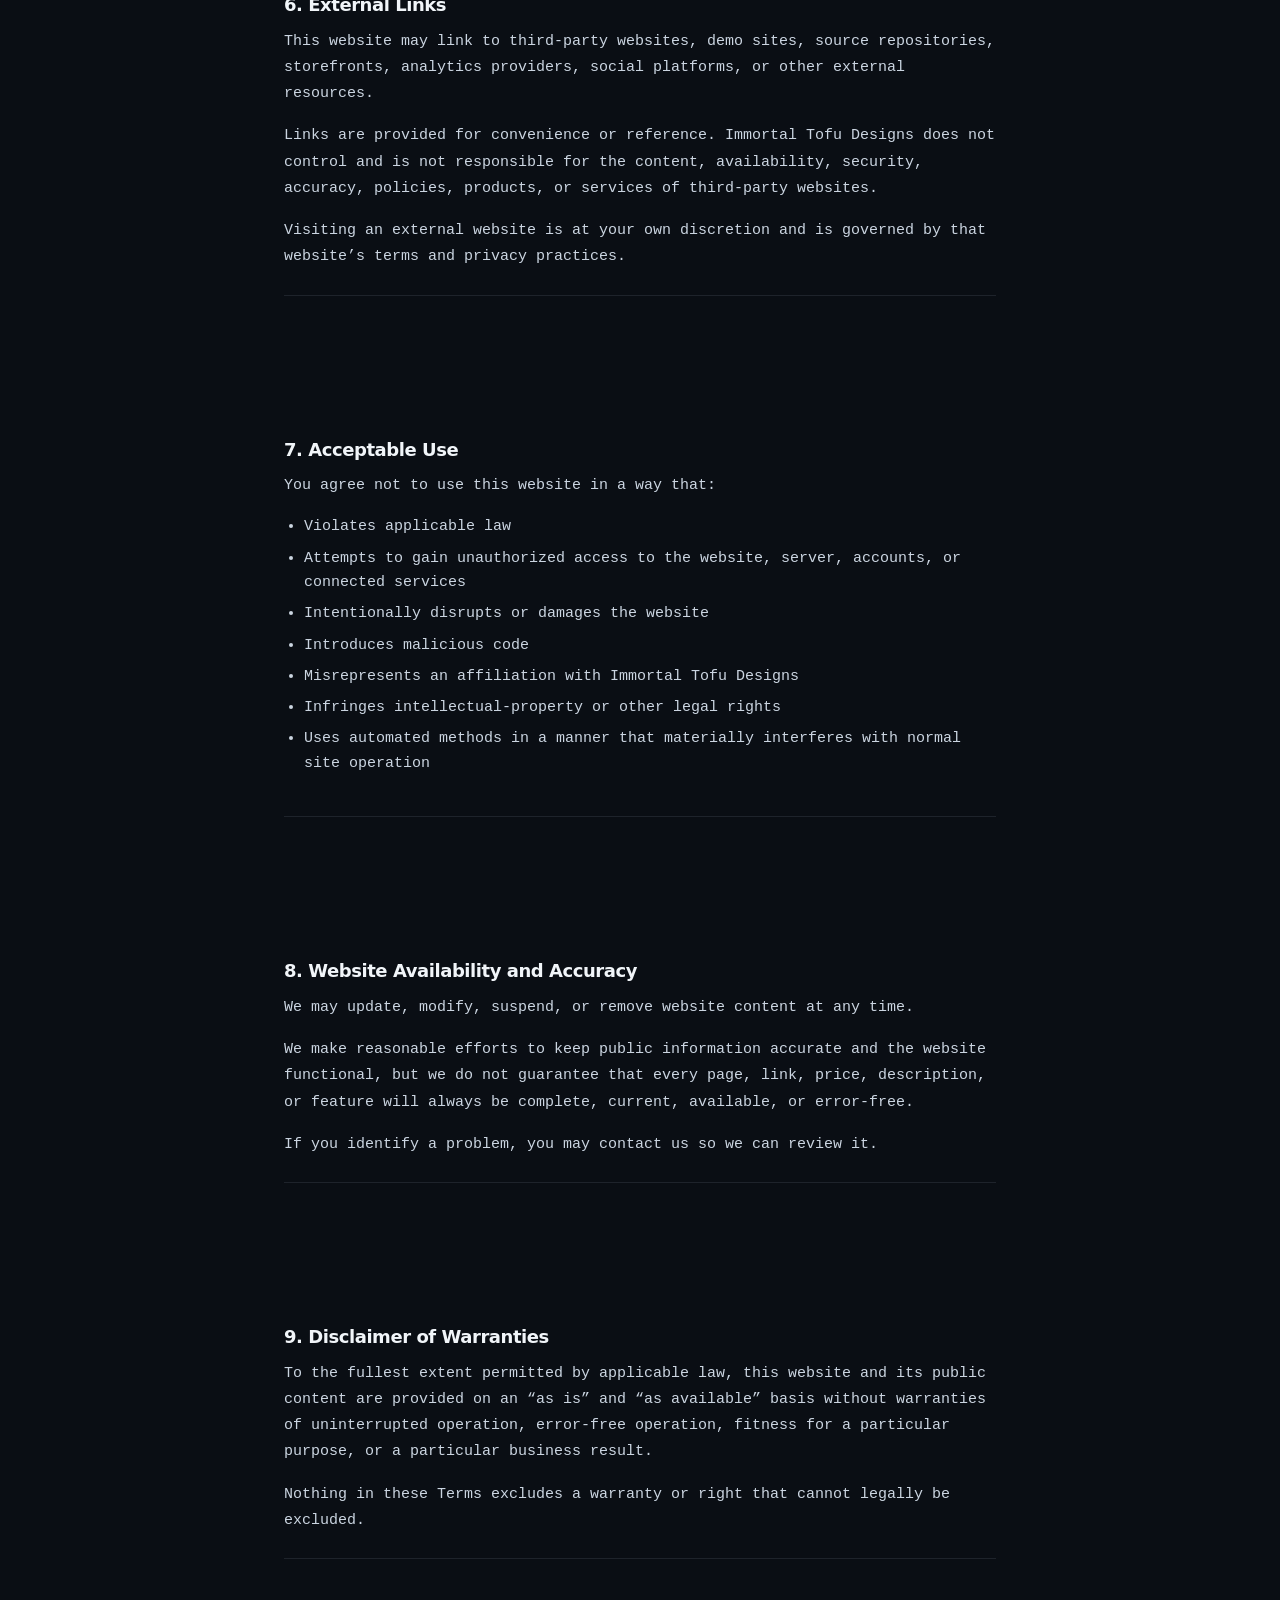
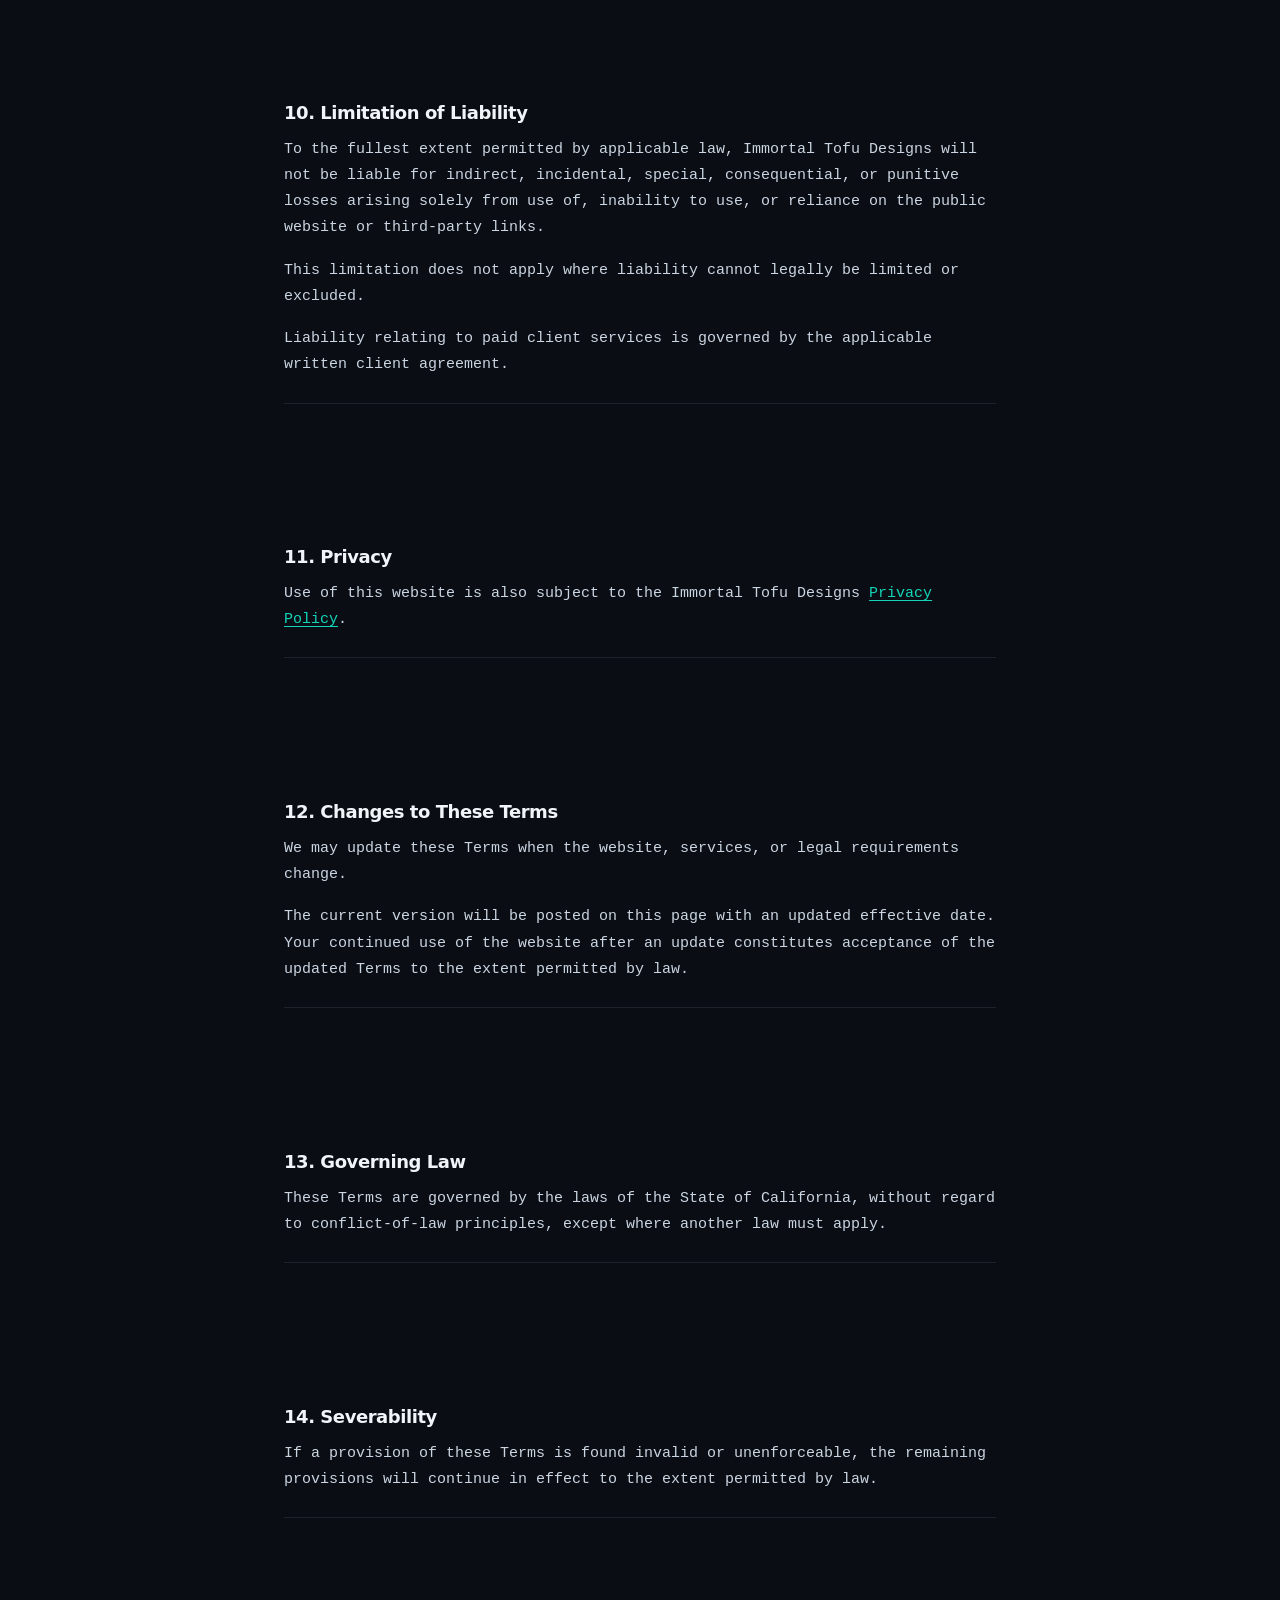
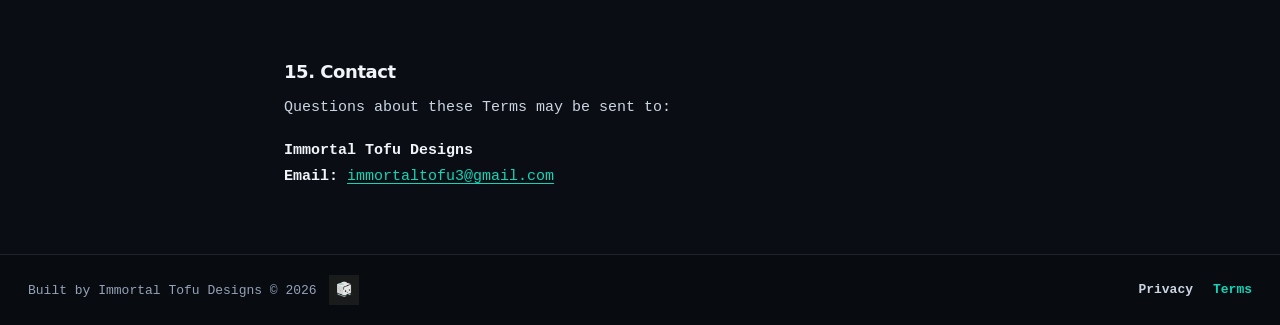
<file: terms.html>
<!doctype html>
<html lang="en">
  <head>
    <!-- Google tag (gtag.js) -->
    <script async src="https://www.googletagmanager.com/gtag/js?id=G-NRNWJ7M4M8"></script>
    <script>
      window.dataLayer = window.dataLayer || [];
      function gtag(){dataLayer.push(arguments);}
      gtag('js', new Date());

      gtag('config', 'G-NRNWJ7M4M8');
    </script>
    <!-- End of Google tag (gtag.js) -->
    <meta charset="UTF-8">
    <meta name="viewport" content="width=device-width, initial-scale=1.0">
    <link rel="stylesheet" href="./css/styles.css">
    <link rel="icon" type="image/png" href="./assets/immortalTofuLogo.png">
    <title>Website Terms of Use | Immortal Tofu Designs</title>
    <meta
      name="description"
      content="Website Terms of Use for the Immortal Tofu Designs public website."
    >
    <link rel="canonical" href="https://immortaltofu-designs.netlify.app/terms.html">
    <meta property="og:title" content="Website Terms of Use | Immortal Tofu Designs">
    <meta
      property="og:description"
      content="Website Terms of Use for the Immortal Tofu Designs public website."
    >
    <meta property="og:type" content="website">
    <meta property="og:url" content="https://immortaltofu-designs.netlify.app/terms.html">
    <meta property="og:site_name" content="Immortal Tofu Designs">
  </head>
  <body>
    <nav id="site-nav" aria-label="Primary navigation">
      <div class="nav-inner container">
        <a class="nav-logo" href="./index.html#top" aria-label="Immortal Tofu Designs — back to home">
          <img src="./assets/immortalTofuLogo.webp" width="400" height="400" alt="">
        </a>
        <ul class="nav-list">
          <li><a href="./index.html#services">Services</a></li>
          <li><a href="./index.html#work">Work</a></li>
          <li><a href="./index.html#faq">FAQ</a></li>
          <li><a class="nav-cta" href="./index.html#contact">Contact</a></li>
        </ul>
      </div>
    </nav>

    <main class="legal-page">
      <header class="legal-hero container">
        <p class="section-kicker">Immortal Tofu Designs</p>
        <h1>Website Terms of Use</h1>
        <p class="legal-effective">Effective Date: August 7, 2026</p>
        <a href="./index.html" class="legal-back-link">Back to Home</a>
      </header>

      <div class="legal-content container">
        <p class="legal-intro">
          These Terms of Use (&ldquo;Terms&rdquo;) govern your use of the Immortal Tofu Designs
          website. By using this website, you agree to these Terms. If you do not agree, please do not
          use the website.
        </p>
        <p class="legal-intro">
          These Terms apply to use of the public website. Paid website-design, development, repair,
          maintenance, hosting, analytics, or related client work is governed by a separate project
          agreement, invoice, or other applicable written agreement.
        </p>

        <section class="legal-section" aria-labelledby="terms-1">
          <h2 id="terms-1">1. Website Purpose</h2>
          <p>
            The Immortal Tofu Designs website provides information about website-design services,
            HTML/CSS products, portfolio work, pricing, care plans, and ways to contact us.
          </p>
          <p>
            Information on this website is provided for general informational and marketing purposes. A
            website visit, inquiry, or email does not by itself create a client relationship or obligate
            either party to begin work.
          </p>
        </section>

        <section class="legal-section" aria-labelledby="terms-2">
          <h2 id="terms-2">2. Service Descriptions and Pricing</h2>
          <p>
            We make reasonable efforts to describe our services accurately. Website service
            descriptions, starting prices, package contents, availability, and examples may change over
            time.
          </p>
          <p>
            A public price or service description is not a final project quote unless expressly stated
            otherwise in a written project agreement.
          </p>
          <p>
            Before paid client work begins, the parties should confirm the project scope, deliverables,
            price, payment schedule, revisions, and selected add-ons or integrations in writing.
          </p>
          <p>
            If a written project agreement conflicts with information on the public website, the
            written project agreement controls for that project.
          </p>
        </section>

        <section class="legal-section" aria-labelledby="terms-3">
          <h2 id="terms-3">3. No Guarantee of Results</h2>
          <p>
            Immortal Tofu Designs may build websites using performance-minded, responsive, semantic,
            and SEO-ready practices, but no particular business result is guaranteed.
          </p>
          <p>Unless expressly included in a written agreement, we do not guarantee:</p>
          <ul>
            <li>Search-engine rankings</li>
            <li>Search traffic</li>
            <li>Leads, sales, conversions, or revenue</li>
            <li>A particular analytics result</li>
            <li>Continuous availability of third-party services</li>
            <li>Compatibility with every device, browser, operating system, or future software version</li>
            <li>
              Compliance with every law, industry regulation, accessibility standard, or third-party
              platform requirement
            </li>
          </ul>
          <p>
            Specific compliance audits, legal review, accessibility certification, advanced SEO,
            advertising, or other specialized professional services must be separately scoped where
            offered.
          </p>
        </section>

        <section class="legal-section" aria-labelledby="terms-4">
          <h2 id="terms-4">4. Intellectual Property</h2>
          <p>
            Unless otherwise stated, the original website design, written content, branding, graphics,
            code examples, and other original materials displayed on the Immortal Tofu Designs website
            are owned by or licensed to Immortal Tofu Designs.
          </p>
          <p>
            You may view the website for normal personal or business evaluation purposes. You may not
            copy, republish, resell, distribute, reproduce, or commercially exploit substantial
            portions of the website or its original materials without permission, except where
            applicable law permits.
          </p>
          <p>
            Open-source materials, third-party libraries, linked resources, client-owned materials, and
            separately sold digital products may be subject to different licenses or terms.
          </p>
        </section>

        <section class="legal-section" aria-labelledby="terms-5">
          <h2 id="terms-5">5. Digital Products and External Stores</h2>
          <p>Some digital products may be offered through an external storefront or platform.</p>
          <p>
            Product purchases, downloads, payment processing, account functions, refunds, and
            platform-specific transactions may also be governed by the terms and policies of the
            applicable storefront or payment provider.
          </p>
          <p>
            Nothing in these Website Terms overrides separate product-license terms or store terms that
            apply to a specific purchase.
          </p>
        </section>

        <section class="legal-section" aria-labelledby="terms-6">
          <h2 id="terms-6">6. External Links</h2>
          <p>
            This website may link to third-party websites, demo sites, source repositories, storefronts,
            analytics providers, social platforms, or other external resources.
          </p>
          <p>
            Links are provided for convenience or reference. Immortal Tofu Designs does not control and is
            not responsible for the content, availability, security, accuracy, policies, products, or
            services of third-party websites.
          </p>
          <p>
            Visiting an external website is at your own discretion and is governed by that
            website&rsquo;s terms and privacy practices.
          </p>
        </section>

        <section class="legal-section" aria-labelledby="terms-7">
          <h2 id="terms-7">7. Acceptable Use</h2>
          <p>You agree not to use this website in a way that:</p>
          <ul>
            <li>Violates applicable law</li>
            <li>
              Attempts to gain unauthorized access to the website, server, accounts, or connected
              services
            </li>
            <li>Intentionally disrupts or damages the website</li>
            <li>Introduces malicious code</li>
            <li>Misrepresents an affiliation with Immortal Tofu Designs</li>
            <li>Infringes intellectual-property or other legal rights</li>
            <li>
              Uses automated methods in a manner that materially interferes with normal site operation
            </li>
          </ul>
        </section>

        <section class="legal-section" aria-labelledby="terms-8">
          <h2 id="terms-8">8. Website Availability and Accuracy</h2>
          <p>We may update, modify, suspend, or remove website content at any time.</p>
          <p>
            We make reasonable efforts to keep public information accurate and the website functional,
            but we do not guarantee that every page, link, price, description, or feature will always be
            complete, current, available, or error-free.
          </p>
          <p>If you identify a problem, you may contact us so we can review it.</p>
        </section>

        <section class="legal-section" aria-labelledby="terms-9">
          <h2 id="terms-9">9. Disclaimer of Warranties</h2>
          <p>
            To the fullest extent permitted by applicable law, this website and its public content are
            provided on an &ldquo;as is&rdquo; and &ldquo;as available&rdquo; basis without warranties of
            uninterrupted operation, error-free operation, fitness for a particular purpose, or a
            particular business result.
          </p>
          <p>Nothing in these Terms excludes a warranty or right that cannot legally be excluded.</p>
        </section>

        <section class="legal-section" aria-labelledby="terms-10">
          <h2 id="terms-10">10. Limitation of Liability</h2>
          <p>
            To the fullest extent permitted by applicable law, Immortal Tofu Designs will not be liable
            for indirect, incidental, special, consequential, or punitive losses arising solely from use
            of, inability to use, or reliance on the public website or third-party links.
          </p>
          <p>This limitation does not apply where liability cannot legally be limited or excluded.</p>
          <p>
            Liability relating to paid client services is governed by the applicable written client
            agreement.
          </p>
        </section>

        <section class="legal-section" aria-labelledby="terms-11">
          <h2 id="terms-11">11. Privacy</h2>
          <p>
            Use of this website is also subject to the Immortal Tofu Designs
            <a href="./privacy.html">Privacy Policy</a>.
          </p>
        </section>

        <section class="legal-section" aria-labelledby="terms-12">
          <h2 id="terms-12">12. Changes to These Terms</h2>
          <p>We may update these Terms when the website, services, or legal requirements change.</p>
          <p>
            The current version will be posted on this page with an updated effective date. Your
            continued use of the website after an update constitutes acceptance of the updated Terms to
            the extent permitted by law.
          </p>
        </section>

        <section class="legal-section" aria-labelledby="terms-13">
          <h2 id="terms-13">13. Governing Law</h2>
          <p>
            These Terms are governed by the laws of the State of California, without regard to
            conflict-of-law principles, except where another law must apply.
          </p>
        </section>

        <section class="legal-section" aria-labelledby="terms-14">
          <h2 id="terms-14">14. Severability</h2>
          <p>
            If a provision of these Terms is found invalid or unenforceable, the remaining provisions
            will continue in effect to the extent permitted by law.
          </p>
        </section>

        <section class="legal-section" aria-labelledby="terms-15">
          <h2 id="terms-15">15. Contact</h2>
          <p>Questions about these Terms may be sent to:</p>
          <p>
            <strong>Immortal Tofu Designs</strong><br>
            <strong>Email:</strong>
            <a href="mailto:immortaltofu3@gmail.com">immortaltofu3@gmail.com</a>
          </p>
        </section>
      </div>
    </main>

    <footer id="footer">
      <div class="container footer-inner">
        <div class="footer-brand">
          <p>Built by Immortal Tofu Designs &copy; 2026</p>
          <img
            class="footer-logo"
            src="./assets/immortalTofuLogo.webp"
            width="400"
            height="400"
            alt=""
          >
        </div>
        <nav class="footer-legal" aria-label="Legal">
          <ul class="footer-legal-links">
            <li><a href="./privacy.html">Privacy</a></li>
            <li><a href="./terms.html" aria-current="page">Terms</a></li>
          </ul>
        </nav>
      </div>
    </footer>
  </body>
</html>
</file>
<file: css/styles.css>
/* =========================
   1. VARIABLES
========================= */

:root {
  --bg-page: #0a0e14;
  --bg-section-alt: #0d1219;
  --bg-section-deep: #080b10;
  --bg-card-elevated: #161f2a;
  --bg-card-featured: #182230;
  --bg-nav: rgba(10, 14, 20, 0.94);

  --text-main: #f1f5f9;
  --text-body: #cbd5e1;
  --text-muted: #94a3b8;

  --accent: #14d4b8;
  --accent-hover: #2ee8cc;
  --accent-dim: rgba(20, 212, 184, 0.12);

  --border-soft: rgba(148, 163, 184, 0.16);
  --border-strong: rgba(20, 212, 184, 0.32);
  --border-card-strong: rgba(148, 163, 184, 0.32);
  --border-card-medium: rgba(148, 163, 184, 0.24);
  --border-card-subtle: rgba(148, 163, 184, 0.14);

  --shadow-elevated: 0 10px 36px rgba(0, 0, 0, 0.38);
  --shadow-card-rest:
    inset 0 1px 0 rgba(255, 255, 255, 0.045),
    0 4px 18px rgba(0, 0, 0, 0.26);
  --shadow-card-rest-featured:
    inset 0 1px 0 rgba(255, 255, 255, 0.055),
    0 6px 22px rgba(0, 0, 0, 0.32);
  --shadow-card-medium:
    inset 0 1px 0 rgba(255, 255, 255, 0.03),
    0 2px 12px rgba(0, 0, 0, 0.22);

  --font-sans:
    Inter,
    ui-sans-serif,
    system-ui,
    -apple-system,
    BlinkMacSystemFont,
    "Segoe UI",
    sans-serif;
  --font-mono: Monaco, Consolas, "Courier New", monospace;

  --container-max: 1120px;
  --nav-max: 1260px;
  --section-pad-y: clamp(4rem, 8vw, 6rem);
  --scroll-offset: 5.25rem;

  --radius-sm: 6px;
  --radius-md: 10px;

  --transition-fast: 0.2s ease;
  --transition-mid: 0.35s ease;
}


/* =========================
   2. RESET AND BASE
========================= */

*,
*::before,
*::after {
  box-sizing: border-box;
}

html {
  scroll-behavior: smooth;
  scroll-padding-top: var(--scroll-offset);
}

body {
  margin: 0;
  min-height: 100vh;
  font-family: var(--font-mono);
  font-size: 0.9375rem;
  line-height: 1.65;
  background-color: var(--bg-page);
  color: var(--text-main);
  -webkit-font-smoothing: antialiased;
}

main {
  width: 100%;
  overflow-x: clip;
}

img {
  max-width: 100%;
  height: auto;
  display: block;
}

ul,
ol {
  margin: 0;
  padding: 0;
}

p {
  margin: 0 0 1rem;
}

p:last-child {
  margin-bottom: 0;
}


/* =========================
   3. TYPOGRAPHY
========================= */

h1,
h2,
h3,
h4 {
  font-family: var(--font-sans);
  font-weight: 700;
  line-height: 1.25;
  letter-spacing: -0.02em;
  color: var(--text-main);
}

h1 {
  font-size: clamp(1.875rem, 4.5vw, 3.125rem);
  font-weight: 800;
  letter-spacing: -0.03em;
}

h2 {
  font-size: clamp(1.625rem, 3.5vw, 2.375rem);
  letter-spacing: -0.025em;
}

h3 {
  font-size: clamp(1.125rem, 2vw, 1.375rem);
}

h4 {
  font-size: 1.0625rem;
}

strong {
  font-weight: 700;
  color: var(--text-main);
}


/* =========================
   4. SHARED LAYOUT UTILITIES
========================= */

.visually-hidden {
  position: absolute;
  width: 1px;
  height: 1px;
  padding: 0;
  margin: -1px;
  overflow: hidden;
  clip: rect(0, 0, 0, 0);
  white-space: nowrap;
  border: 0;
}

.container {
  width: 100%;
  max-width: var(--container-max);
  margin-inline: auto;
  padding-inline: clamp(1rem, 3vw, 1.75rem);
}

section {
  padding-block: var(--section-pad-y);
}

.section-header {
  text-align: center;
  margin-bottom: clamp(2rem, 4vw, 3rem);
}

.section-kicker {
  font-family: var(--font-mono);
  font-size: 0.6875rem;
  font-weight: 600;
  letter-spacing: 0.14em;
  text-transform: uppercase;
  color: var(--accent);
  opacity: 0.88;
  margin: 0 0 0.75rem;
}

.section-header h2 {
  margin-bottom: 0.875rem;
}

.section-intro {
  max-width: 40rem;
  margin-inline: auto;
  color: var(--text-body);
  line-height: 1.7;
  font-size: 0.9375rem;
}

#hero,
#services,
#work,
#process,
#faq,
#contact {
  scroll-margin-top: var(--scroll-offset);
}


/* =========================
   5. NAVIGATION
========================= */

#site-nav {
  position: fixed;
  inset: 0 0 auto 0;
  z-index: 1000;
  background: var(--bg-nav);
  backdrop-filter: blur(10px);
  border-bottom: 1px solid var(--border-soft);
  box-shadow: 0 1px 0 rgba(20, 212, 184, 0.06);
}

.nav-inner {
  display: flex;
  align-items: center;
  justify-content: space-between;
  gap: 0.625rem;
  min-height: 3.75rem;
  padding-block: 0.625rem;
}

#site-nav .nav-inner.container {
  max-width: var(--nav-max);
  padding-inline: clamp(0.875rem, 2.2vw, 1.25rem);
}

.nav-logo {
  flex-shrink: 0;
  display: flex;
  align-items: center;
  border-radius: var(--radius-sm);
}

.nav-logo img {
  height: clamp(1.625rem, 3.8vw, 2.5rem);
  width: auto;
}

.nav-list {
  display: flex;
  list-style: none;
  flex: 1;
  justify-content: flex-end;
  align-items: center;
  gap: clamp(0.375rem, 1.8vw, 1.75rem);
  min-width: 0;
}

.nav-list a {
  color: var(--text-body);
  font-size: clamp(0.75rem, 2.2vw, 0.9375rem);
  font-weight: 600;
  white-space: nowrap;
  padding: 0.25rem 0.125rem;
  transition: color var(--transition-fast);
}

.nav-cta {
  border: 1px solid var(--border-strong);
  background: var(--accent-dim);
  color: var(--accent) !important;
  padding: 0.375rem clamp(0.5rem, 2vw, 0.875rem) !important;
  border-radius: var(--radius-sm);
  font-size: clamp(0.7rem, 2vw, 0.875rem) !important;
  transition:
    background-color var(--transition-fast),
    border-color var(--transition-fast),
    color var(--transition-fast);
}


/* =========================
   6. BUTTONS AND LINKS
========================= */

a {
  color: inherit;
  text-decoration: none;
}

.btn {
  display: inline-flex;
  align-items: center;
  justify-content: center;
  gap: 0.375rem;
  padding: 0.8125rem 1.375rem;
  border-radius: var(--radius-sm);
  font-family: var(--font-sans);
  font-weight: 600;
  font-size: 0.875rem;
  line-height: 1.3;
  text-align: center;
  border: 1px solid transparent;
  cursor: pointer;
  transition:
    background-color var(--transition-fast),
    border-color var(--transition-fast),
    color var(--transition-fast),
    transform var(--transition-fast),
    box-shadow var(--transition-fast);
}

.btn-primary {
  background-color: var(--accent);
  color: #071018;
  border-color: var(--accent);
  box-shadow: 0 1px 2px rgba(0, 0, 0, 0.2);
}

.btn-secondary {
  background-color: rgba(20, 212, 184, 0.1);
  color: var(--text-main);
  border-color: rgba(20, 212, 184, 0.48);
  box-shadow:
    inset 0 1px 0 rgba(20, 212, 184, 0.1),
    0 1px 3px rgba(0, 0, 0, 0.22);
}

.package-cta {
  width: 100%;
  margin-top: auto;
}


/* =========================
   7. HERO
========================= */

#hero {
  position: relative;
  text-align: center;
  background-color: var(--bg-section-deep);
  border-bottom: 1px solid var(--border-soft);
  overflow: hidden;
}

#hero::before {
  content: "";
  position: absolute;
  top: -20%;
  left: 50%;
  transform: translateX(-50%);
  width: min(720px, 90vw);
  height: min(480px, 60vh);
  background: radial-gradient(
    ellipse at center,
    rgba(20, 212, 184, 0.09) 0%,
    rgba(20, 212, 184, 0.03) 40%,
    transparent 70%
  );
  pointer-events: none;
}

#hero .container {
  position: relative;
  padding-top: clamp(5.5rem, 12vw, 7.5rem);
  padding-bottom: clamp(3.5rem, 8vw, 5.5rem);
}

.hero-mark {
  display: block;
  width: clamp(5.625rem, 16vw, 7.5rem);
  height: auto;
  margin-inline: auto;
  margin-bottom: 1.25rem;
  filter: drop-shadow(0 0 14px rgba(20, 212, 184, 0.22));
  animation: softFloat 5.5s ease-in-out infinite;
}

.hero-eyebrow {
  color: var(--accent);
  font-size: 0.75rem;
  letter-spacing: 0.14em;
  margin-bottom: 1rem;
}

.hero-intro {
  max-width: 38rem;
  margin-inline: auto;
  margin-bottom: 2rem;
  color: var(--text-body);
  line-height: 1.75;
}

.hero-actions {
  display: flex;
  flex-wrap: wrap;
  justify-content: center;
  gap: 0.875rem;
  margin-bottom: 1.5rem;
}

.hero-trust {
  color: var(--text-muted);
  font-size: 0.8125rem;
  letter-spacing: 0.02em;
}


/* =========================
   8. VALUE STRIP
========================= */

#value-strip {
  background-color: var(--bg-section-alt);
  border-bottom: 1px solid var(--border-soft);
  padding-block: 1.375rem;
}

.value-list {
  display: flex;
  flex-wrap: wrap;
  justify-content: center;
  align-items: center;
  gap: 0.5rem 0;
  list-style: none;
}

.value-item {
  display: inline-flex;
  align-items: center;
  color: var(--text-body);
  font-size: 0.8125rem;
  letter-spacing: 0.01em;
}

.value-item:not(:last-child)::after {
  content: "";
  display: inline-block;
  width: 4px;
  height: 4px;
  margin-inline: clamp(0.625rem, 2vw, 1.125rem);
  border-radius: 50%;
  background-color: var(--accent);
  opacity: 0.75;
  flex-shrink: 0;
}


/* =========================
   9. SERVICES AND PRICING
========================= */

#services {
  background-color: var(--bg-section-alt);
  border-bottom: 1px solid var(--border-soft);
}

.package-grid {
  display: grid;
  grid-template-columns: repeat(3, 1fr);
  gap: 1.25rem;
  margin-bottom: 1.75rem;
  align-items: stretch;
}

.package-card {
  position: relative;
  overflow: hidden;
  display: flex;
  flex-direction: column;
  background: var(--bg-card-elevated);
  border: 1px solid var(--border-card-strong);
  border-radius: var(--radius-md);
  padding: 1.5rem;
  box-shadow: var(--shadow-card-rest);
  transition:
    transform var(--transition-mid),
    border-color var(--transition-mid),
    box-shadow var(--transition-mid);
}

.package-card::before {
  content: "";
  position: absolute;
  inset: 0 auto 0 -120%;
  width: 70%;
  background: linear-gradient(
    120deg,
    transparent,
    rgba(20, 212, 184, 0.07),
    transparent
  );
  pointer-events: none;
  transition: left 0.5s ease;
}

.package-card > * {
  position: relative;
  z-index: 1;
}

.package-card--featured {
  background: var(--bg-card-featured);
  border-color: rgba(148, 163, 184, 0.38);
  box-shadow: var(--shadow-card-rest-featured);
}

.package-badge {
  display: inline-block;
  margin-bottom: 0.875rem;
  padding: 0.2rem 0.625rem;
  border: 1px solid var(--border-strong);
  border-radius: 999px;
  background: var(--accent-dim);
  color: var(--accent);
  font-size: 0.6875rem;
  font-weight: 700;
  letter-spacing: 0.06em;
  text-transform: uppercase;
}

.package-header h3 {
  margin-bottom: 0.375rem;
}

.package-price {
  margin-bottom: 0.125rem;
}

.price-amount {
  font-family: var(--font-mono);
  font-size: clamp(1.375rem, 3vw, 1.625rem);
  font-weight: 700;
  color: var(--accent);
  letter-spacing: -0.02em;
  line-height: 1.2;
}

.price-note {
  margin-bottom: 0.875rem;
  font-size: 0.8125rem;
  color: var(--text-muted);
}

.package-desc {
  font-size: 0.875rem;
  line-height: 1.6;
  color: var(--text-body);
  margin-bottom: 0.75rem;
}

.package-features,
.care-features {
  list-style: none;
  margin-bottom: 1rem;
  flex: 1;
}

.feature-row {
  display: flex;
  align-items: flex-start;
  gap: 0.5rem;
  font-size: 0.8125rem;
  line-height: 1.55;
  margin-bottom: 0.4rem;
}

.feature-row--included {
  color: var(--text-body);
}

.feature-row--excluded {
  color: var(--text-muted);
}

.feature-status {
  flex-shrink: 0;
  width: 1.125rem;
  text-align: center;
  font-weight: 700;
}

.feature-row--included .feature-status {
  color: var(--accent);
}

.feature-row--excluded .feature-status {
  color: var(--text-muted);
  opacity: 0.85;
}

.feature-row--emphasis {
  font-weight: 600;
  color: var(--text-main);
}

.package-note {
  font-size: 0.75rem;
  color: var(--text-muted);
  margin-bottom: 1rem;
  line-height: 1.5;
}

.pricing-note {
  max-width: 40rem;
  margin-inline: auto;
  margin-bottom: 2rem;
  font-size: 0.8125rem;
  line-height: 1.65;
  color: var(--text-muted);
  text-align: center;
}

.services-value-statement {
  max-width: 40rem;
  margin-inline: auto;
  margin-bottom: 2.5rem;
  padding: 1rem 1.25rem;
  border: 1px solid var(--border-card-subtle);
  border-left: 3px solid rgba(20, 212, 184, 0.45);
  border-radius: var(--radius-sm);
  background: rgba(10, 14, 20, 0.45);
  font-size: 0.875rem;
  line-height: 1.65;
  color: var(--text-body);
}

.services-value-statement strong {
  font-family: var(--font-sans);
  color: var(--text-main);
}

.fix-callout {
  margin-bottom: 3rem;
  padding: clamp(1.25rem, 3vw, 1.75rem);
  border: 1px solid var(--border-card-medium);
  border-radius: var(--radius-md);
  background: rgba(17, 24, 32, 0.82);
  box-shadow: var(--shadow-card-medium);
  transition:
    border-color var(--transition-mid),
    box-shadow var(--transition-mid);
}

.fix-callout-inner {
  display: grid;
  grid-template-columns: 1fr minmax(200px, 260px);
  gap: 1.5rem 2rem;
  align-items: start;
}

.fix-callout-content h3 {
  margin-bottom: 0.75rem;
}

.fix-callout-content p {
  color: var(--text-body);
  font-size: 0.875rem;
  line-height: 1.65;
}

.fix-callout-action {
  display: flex;
  flex-direction: column;
  gap: 1rem;
  align-items: flex-start;
}

.fix-price {
  font-family: var(--font-mono);
  font-size: 1rem;
  color: var(--text-main);
}

.fix-price strong {
  font-size: 1.375rem;
  color: var(--accent);
}

.care-plans {
  margin-top: 3rem;
  padding-top: 2.5rem;
  border-top: 1px solid var(--border-soft);
  text-align: center;
}

.care-plans-heading {
  margin-bottom: 0.75rem;
}

.care-plans-intro {
  max-width: 40rem;
  margin-inline: auto;
  margin-bottom: 1.75rem;
  color: var(--text-body);
  font-size: 0.875rem;
  line-height: 1.65;
}

.care-grid {
  display: grid;
  grid-template-columns: repeat(2, 1fr);
  gap: 1.25rem;
  margin-bottom: 1.25rem;
  text-align: left;
}

.care-card {
  background: rgba(19, 27, 36, 0.88);
  border: 1px solid var(--border-card-medium);
  border-radius: var(--radius-md);
  padding: 1.375rem;
  box-shadow: var(--shadow-card-medium);
  transition:
    transform var(--transition-mid),
    border-color var(--transition-mid),
    box-shadow var(--transition-mid);
}

.care-header h4 {
  margin-bottom: 0.25rem;
}

.care-price {
  margin-bottom: 0.75rem;
}

.care-desc {
  font-size: 0.875rem;
  line-height: 1.6;
  color: var(--text-body);
  margin-bottom: 0.875rem;
}

.care-note {
  max-width: 40rem;
  margin-inline: auto;
  font-size: 0.8125rem;
  line-height: 1.65;
  color: var(--text-muted);
}

.shared-foundation {
  margin-top: 3rem;
  padding: clamp(1.5rem, 3vw, 2rem);
  border: 1px solid var(--border-card-subtle);
  border-radius: var(--radius-md);
  background: rgba(10, 14, 20, 0.42);
  text-align: center;
}

.shared-foundation h3 {
  margin-bottom: 0.625rem;
}

.foundation-intro {
  max-width: 38rem;
  margin-inline: auto;
  margin-bottom: 1.25rem;
  color: var(--text-body);
  font-size: 0.875rem;
  line-height: 1.65;
}

.foundation-list {
  display: grid;
  grid-template-columns: repeat(2, 1fr);
  gap: 0.5rem 1.5rem;
  max-width: 44rem;
  margin-inline: auto;
  margin-bottom: 1rem;
  list-style: none;
  text-align: left;
}

.foundation-list li {
  position: relative;
  padding-left: 1.125rem;
  font-size: 0.8125rem;
  line-height: 1.55;
  color: var(--text-body);
}

.foundation-list li::before {
  content: "✓";
  position: absolute;
  left: 0;
  color: var(--accent);
  font-size: 0.75rem;
  font-weight: 700;
}

.foundation-note {
  max-width: 38rem;
  margin-inline: auto;
  font-size: 0.8125rem;
  line-height: 1.6;
  color: var(--text-muted);
}


/* =========================
   10. FEATURED WORK
========================= */

#work {
  background-color: var(--bg-page);
  border-bottom: 1px solid var(--border-soft);
}

.project-grid {
  display: grid;
  grid-template-columns: repeat(2, 1fr);
  gap: 1.25rem;
}

.project-card {
  display: flex;
  flex-direction: column;
  background: var(--bg-card-elevated);
  border: 1px solid var(--border-card-strong);
  border-radius: var(--radius-md);
  padding: 1.5rem;
  box-shadow: var(--shadow-card-rest);
  transition:
    transform var(--transition-mid),
    border-color var(--transition-mid),
    box-shadow var(--transition-mid);
}

.project-card h3 {
  margin-bottom: 0.625rem;
}

.project-card p {
  flex: 1;
  font-size: 0.875rem;
  line-height: 1.65;
  color: var(--text-body);
  margin-bottom: 1rem;
}

.project-tags {
  display: flex;
  flex-wrap: wrap;
  gap: 0.375rem;
  list-style: none;
  margin-bottom: 1.125rem;
}

.project-tags li {
  padding: 0.2rem 0.5rem;
  border: 1px solid var(--border-soft);
  border-radius: var(--radius-sm);
  background: rgba(20, 212, 184, 0.04);
  color: var(--text-muted);
  font-size: 0.6875rem;
  letter-spacing: 0.02em;
}

.project-actions {
  display: flex;
  flex-wrap: wrap;
  gap: 0.75rem 1.25rem;
  margin-top: auto;
}

.project-actions a {
  font-family: var(--font-sans);
  font-size: 0.8125rem;
  font-weight: 600;
  color: var(--accent);
  text-decoration: underline;
  text-underline-offset: 3px;
  padding: 0.25rem 0;
  transition: color var(--transition-fast);
}


/* =========================
   11. HOW IT WORKS
========================= */

#process {
  background-color: var(--bg-section-alt);
  border-bottom: 1px solid var(--border-soft);
}

.process-steps {
  display: grid;
  grid-template-columns: repeat(2, 1fr);
  gap: 1rem;
  list-style: none;
  counter-reset: process;
}

.process-step {
  position: relative;
  padding: 1.25rem 1.25rem 1.25rem 1.375rem;
  border: 1px solid var(--border-card-subtle);
  border-radius: var(--radius-md);
  background: rgba(12, 17, 24, 0.55);
  counter-increment: process;
}

.process-step::before {
  content: counter(process, decimal-leading-zero);
  display: block;
  margin-bottom: 0.625rem;
  font-family: var(--font-mono);
  font-size: 1.5rem;
  font-weight: 700;
  line-height: 1;
  color: var(--accent);
  opacity: 0.9;
}

.process-step h3 {
  margin-bottom: 0.5rem;
  font-size: 1rem;
}

.process-step p {
  font-size: 0.8125rem;
  line-height: 1.65;
  color: var(--text-body);
}


/* =========================
   12. FAQ
========================= */

#faq {
  background-color: var(--bg-page);
  border-bottom: 1px solid var(--border-soft);
}

.faq-list {
  max-width: 44rem;
  margin-inline: auto;
}

.faq-list details {
  margin-bottom: 0.75rem;
  border: 1px solid var(--border-card-medium);
  border-radius: var(--radius-md);
  background: rgba(19, 27, 36, 0.88);
  box-shadow: var(--shadow-card-medium);
  overflow: hidden;
  transition:
    border-color var(--transition-fast),
    box-shadow var(--transition-fast);
}

.faq-list details[open] {
  border-color: var(--border-strong);
  box-shadow:
    inset 0 1px 0 rgba(20, 212, 184, 0.04),
    0 4px 16px rgba(20, 212, 184, 0.1);
}

.faq-list summary {
  position: relative;
  padding: 1rem 2.75rem 1rem 1.125rem;
  font-family: var(--font-sans);
  font-size: 0.9375rem;
  font-weight: 600;
  line-height: 1.45;
  color: var(--text-main);
  cursor: pointer;
  list-style: none;
}

.faq-list summary::-webkit-details-marker {
  display: none;
}

.faq-list summary::after {
  content: "+";
  position: absolute;
  top: 50%;
  right: 1rem;
  transform: translateY(-50%);
  font-family: var(--font-mono);
  font-size: 1.125rem;
  font-weight: 400;
  color: var(--accent);
  line-height: 1;
}

.faq-list details[open] summary::after {
  content: "−";
}

.faq-list details > p {
  padding: 0 1.125rem 1rem;
  font-size: 0.875rem;
  line-height: 1.7;
  color: var(--text-body);
}

.faq-list details > p + p {
  padding-top: 0;
}


/* =========================
   13. CONTACT
========================= */

#contact {
  position: relative;
  background-color: var(--bg-section-deep);
  border-bottom: 1px solid var(--border-soft);
  overflow: hidden;
}

#contact::before {
  content: "";
  position: absolute;
  bottom: -30%;
  left: 50%;
  transform: translateX(-50%);
  width: min(600px, 85vw);
  height: min(360px, 50vh);
  background: radial-gradient(
    ellipse at center,
    rgba(20, 212, 184, 0.08) 0%,
    transparent 68%
  );
  pointer-events: none;
}

#contact .container {
  position: relative;
  text-align: center;
}

#contact h2 {
  position: relative;
  display: inline-block;
}

#contact .section-header {
  margin-bottom: 1.25rem;
}

#contact .section-header h2 {
  margin-bottom: 0;
}

#contact h2::after {
  content: "";
  position: absolute;
  left: 50%;
  bottom: -0.625rem;
  width: 55%;
  height: 2px;
  transform: translateX(-50%);
  background: var(--accent);
  border-radius: 999px;
  opacity: 0.55;
  animation: contactGlow 3.2s ease-in-out infinite;
}

#contact .container > p:not(.contact-note) {
  max-width: 38rem;
  margin-inline: auto;
  margin-bottom: 1.5rem;
  color: var(--text-body);
  line-height: 1.75;
}

.contact-email-cta {
  margin-bottom: 0.875rem;
}

.contact-note {
  max-width: 32rem;
  margin-inline: auto !important;
  margin-bottom: 1.75rem !important;
  font-size: 0.8125rem;
  color: var(--text-muted);
}

.contact-list {
  display: flex;
  flex-wrap: wrap;
  justify-content: center;
  gap: 1.25rem 2rem;
  list-style: none;
}

.contact-list li {
  display: inline-flex;
  align-items: center;
  gap: 0.5rem;
}

.contact-list .icon {
  color: var(--accent);
  width: 1rem;
  height: 1rem;
  flex-shrink: 0;
}

.contact-list a {
  font-size: 0.875rem;
  font-weight: 600;
  color: var(--text-body);
  transition: color var(--transition-fast);
}


/* =========================
   14. FOOTER
========================= */

#footer {
  padding-block: 1.25rem;
  background-color: var(--bg-section-deep);
  border-top: 1px solid var(--border-soft);
}

.footer-inner {
  max-width: none;
  display: flex;
  flex-wrap: wrap;
  justify-content: space-between;
  align-items: center;
  gap: 1rem;
}

.footer-brand {
  display: flex;
  align-items: center;
  gap: 0.75rem;
}

#footer p {
  margin: 0;
  font-size: 0.8125rem;
  color: var(--text-muted);
}

.footer-logo {
  height: 1.875rem;
  width: auto;
  opacity: 0.9;
}

.footer-legal-links {
  display: flex;
  flex-wrap: wrap;
  gap: 1rem 1.25rem;
  list-style: none;
  margin: 0;
  padding: 0;
}

.footer-legal-links a {
  font-size: 0.8125rem;
  font-weight: 600;
  color: var(--text-body);
  transition: color var(--transition-fast);
}

.footer-legal-links a[aria-current="page"] {
  color: var(--accent);
}


/* =========================
   15. LEGAL PAGES
========================= */

.legal-page {
  padding-top: clamp(5rem, 10vw, 6.5rem);
  padding-bottom: clamp(3rem, 6vw, 4rem);
  background-color: var(--bg-page);
}

.legal-hero {
  text-align: center;
  margin-bottom: clamp(2rem, 4vw, 2.75rem);
}

.legal-hero h1 {
  margin-bottom: 0.5rem;
}

.legal-effective {
  margin-bottom: 1rem;
  font-size: 0.875rem;
  color: var(--text-muted);
}

.legal-back-link {
  display: inline-block;
  font-size: 0.875rem;
  font-weight: 600;
  color: var(--accent);
  text-decoration: underline;
  text-underline-offset: 3px;
}

.legal-content {
  max-width: 48rem;
}

.legal-intro {
  margin-bottom: 1.25rem;
  color: var(--text-body);
  line-height: 1.75;
  font-size: 0.9375rem;
}

.legal-section {
  margin-bottom: 2rem;
  padding-bottom: 1.5rem;
  border-bottom: 1px solid var(--border-card-subtle);
}

.legal-section:last-child {
  margin-bottom: 0;
  padding-bottom: 0;
  border-bottom: none;
}

.legal-section h2 {
  margin-bottom: 0.75rem;
  font-size: 1.125rem;
}

.legal-section p {
  color: var(--text-body);
  line-height: 1.75;
  font-size: 0.9375rem;
}

.legal-section ul {
  margin: 0.75rem 0 1rem;
  padding-left: 1.25rem;
}

.legal-section li {
  margin-bottom: 0.4rem;
  color: var(--text-body);
  line-height: 1.65;
  font-size: 0.9375rem;
}

.legal-section code {
  font-family: var(--font-mono);
  font-size: 0.85em;
  color: var(--text-main);
}

.legal-section a {
  color: var(--accent);
  text-decoration: underline;
  text-underline-offset: 3px;
}


/* =========================
   ANIMATIONS (KEYFRAMES)
========================= */

@keyframes contactGlow {
  0%,
  100% {
    opacity: 0.35;
    transform: translateX(-50%) scaleX(0.8);
  }

  50% {
    opacity: 0.7;
    transform: translateX(-50%) scaleX(1);
  }
}

@keyframes softFloat {
  0%,
  100% {
    transform: translateY(0);
  }

  50% {
    transform: translateY(-5px);
  }
}


/* =========================
   16. HOVER-CAPABLE DEVICE EFFECTS
========================= */

a:focus-visible,
.btn:focus-visible,
.nav-logo:focus-visible,
.nav-list a:focus-visible,
.project-actions a:focus-visible,
.faq-list summary:focus-visible,
.legal-back-link:focus-visible,
.footer-legal-links a:focus-visible,
.legal-section a:focus-visible {
  outline: 3px solid var(--accent);
  outline-offset: 3px;
}

@media (hover: hover) and (pointer: fine) {
  .nav-list a:not(.nav-cta):hover {
    color: var(--accent);
  }

  .nav-cta:hover {
    background: rgba(20, 212, 184, 0.2);
    border-color: var(--accent);
    color: var(--accent-hover) !important;
  }

  .btn-primary:hover {
    background-color: var(--accent-hover);
    border-color: var(--accent-hover);
    color: #051018;
    transform: translateY(-2px);
    box-shadow: 0 5px 18px rgba(20, 212, 184, 0.32);
  }

  .btn-secondary:hover {
    background-color: var(--accent);
    border-color: var(--accent);
    color: #071018;
    transform: translateY(-2px);
    box-shadow: 0 4px 14px rgba(20, 212, 184, 0.24);
  }

  .package-card:hover {
    transform: translateY(-3px);
    border-color: var(--border-strong);
    box-shadow:
      inset 0 1px 0 rgba(20, 212, 184, 0.06),
      var(--shadow-elevated);
  }

  .package-card:hover::before {
    left: 120%;
  }

  .care-card:hover,
  .project-card:hover {
    transform: translateY(-3px);
    border-color: rgba(20, 212, 184, 0.35);
    box-shadow: var(--shadow-elevated);
  }

  .fix-callout:hover {
    border-color: rgba(20, 212, 184, 0.28);
  }

  .project-actions a:hover {
    color: var(--accent-hover);
  }

  .faq-list details:hover {
    border-color: rgba(20, 212, 184, 0.32);
  }

  .contact-list a:hover {
    color: var(--accent);
  }

  .footer-legal-links a:hover {
    color: var(--accent);
  }
}


/* =========================
   17. RESPONSIVE BREAKPOINTS
========================= */

@media (min-width: 1024px) {
  .process-steps {
    grid-template-columns: repeat(4, 1fr);
  }
}

@media (max-width: 900px) {
  .package-grid {
    grid-template-columns: 1fr;
    max-width: 28rem;
    margin-inline: auto;
  }

  .package-card--featured {
    order: -1;
  }
}

@media (max-width: 768px) {
  .project-grid,
  .care-grid,
  .foundation-list {
    grid-template-columns: 1fr;
  }

  .fix-callout-inner {
    grid-template-columns: 1fr;
  }

  .fix-callout-action {
    align-items: stretch;
  }

  .fix-callout-action .btn {
    width: 100%;
  }
}

@media (max-width: 640px) {
  .process-steps {
    grid-template-columns: 1fr;
  }
}

@media (max-width: 480px) {
  :root {
    --scroll-offset: 6.5rem;
    --text-body: var(--text-muted);
  }

  body {
    color: var(--text-muted);
  }

  #site-nav .nav-inner.container {
    padding-inline: clamp(0.75rem, 3vw, 1rem);
  }

  .nav-inner {
    flex-wrap: nowrap;
    justify-content: space-between;
    gap: 0.5rem;
    padding-block: 0.5rem;
  }

  .nav-logo {
    flex: 0 0 auto;
  }

  .nav-list {
    flex: 0 1 auto;
    justify-content: flex-end;
    gap: clamp(0.35rem, 2.5vw, 0.625rem);
  }

  .nav-list a {
    font-size: 0.72rem;
  }

  .nav-cta {
    padding: 0.3rem 0.5rem !important;
    font-size: 0.68rem !important;
  }

  .hero-actions {
    flex-direction: column;
    align-items: stretch;
  }

  .hero-actions .btn {
    width: 100%;
  }

  .value-list {
    flex-direction: column;
    align-items: center;
    gap: 0.625rem;
  }

  .value-item:not(:last-child)::after {
    display: none;
  }

  .value-item::before {
    content: "";
    width: 4px;
    height: 4px;
    margin-right: 0.625rem;
    border-radius: 50%;
    background-color: var(--accent);
    opacity: 0.75;
    flex-shrink: 0;
  }

  .care-features .feature-row--emphasis {
    color: var(--text-muted);
  }

  .project-tags li {
    border-color: rgba(148, 163, 184, 0.24);
  }

  .footer-inner {
    flex-direction: column;
    align-items: center;
    text-align: center;
    gap: 0.875rem;
  }
  
  .footer-brand {
    display: contents;
  }
  
  .footer-brand p {
    order: 1;
  }
  
  .footer-legal {
    order: 2;
  }
  
  .footer-logo {
    order: 3;
    position: static;
    margin-top: 0.25rem;
  }
  
  .footer-legal-links {
    justify-content: center;
  }
}

@media (max-width: 360px) {
  .nav-inner {
    flex-wrap: wrap;
    justify-content: center;
  }

  .nav-list {
    flex: 1 1 100%;
    justify-content: center;
    gap: 0.6rem;
  }

  .nav-list a {
    font-size: 0.68rem;
  }

  .package-card,
  .care-card,
  .project-card {
    padding: 1.25rem;
  }

  .btn {
    padding: 0.75rem 1rem;
    font-size: 0.8125rem;
  }
}


/* =========================
   18. ACCESSIBILITY AND REDUCED MOTION
========================= */

@media (prefers-reduced-motion: reduce) {
  html {
    scroll-behavior: auto;
  }

  *,
  *::before,
  *::after {
    transition: none !important;
    animation: none !important;
  }
}
</file>
